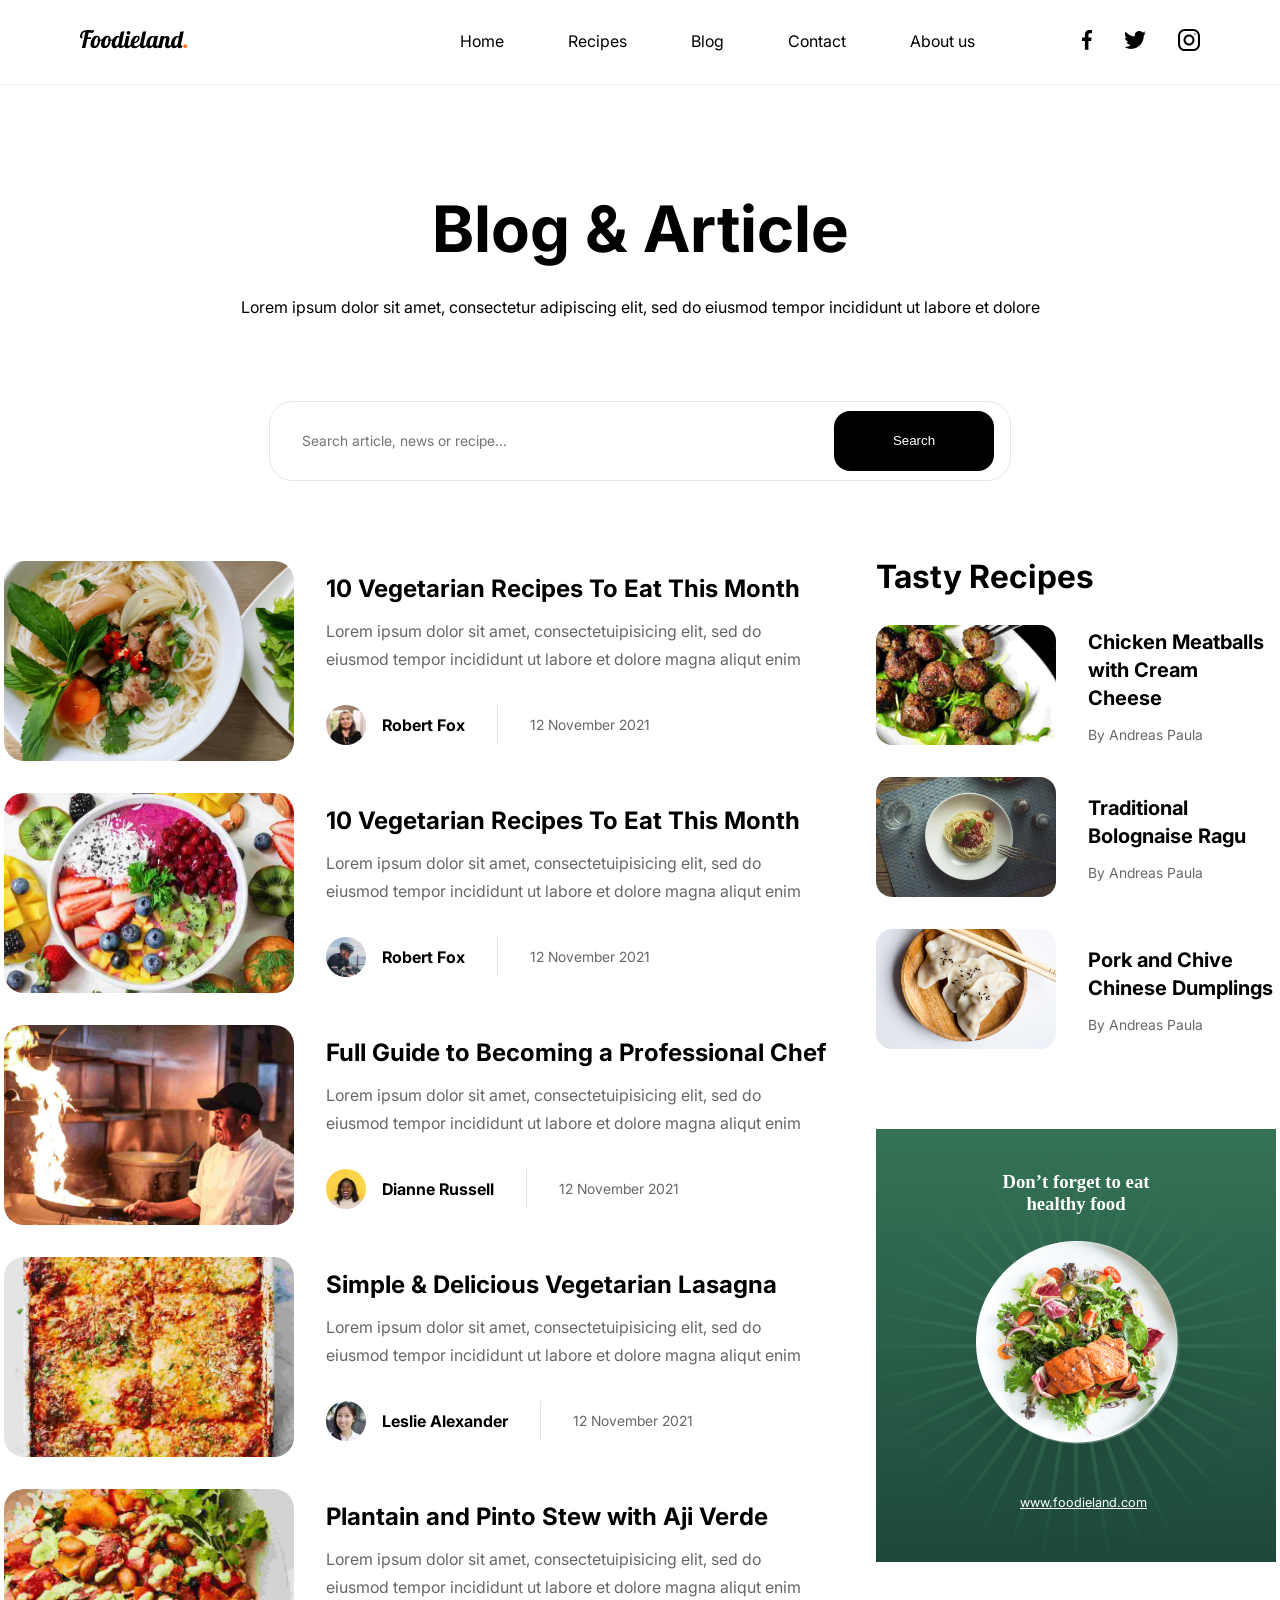
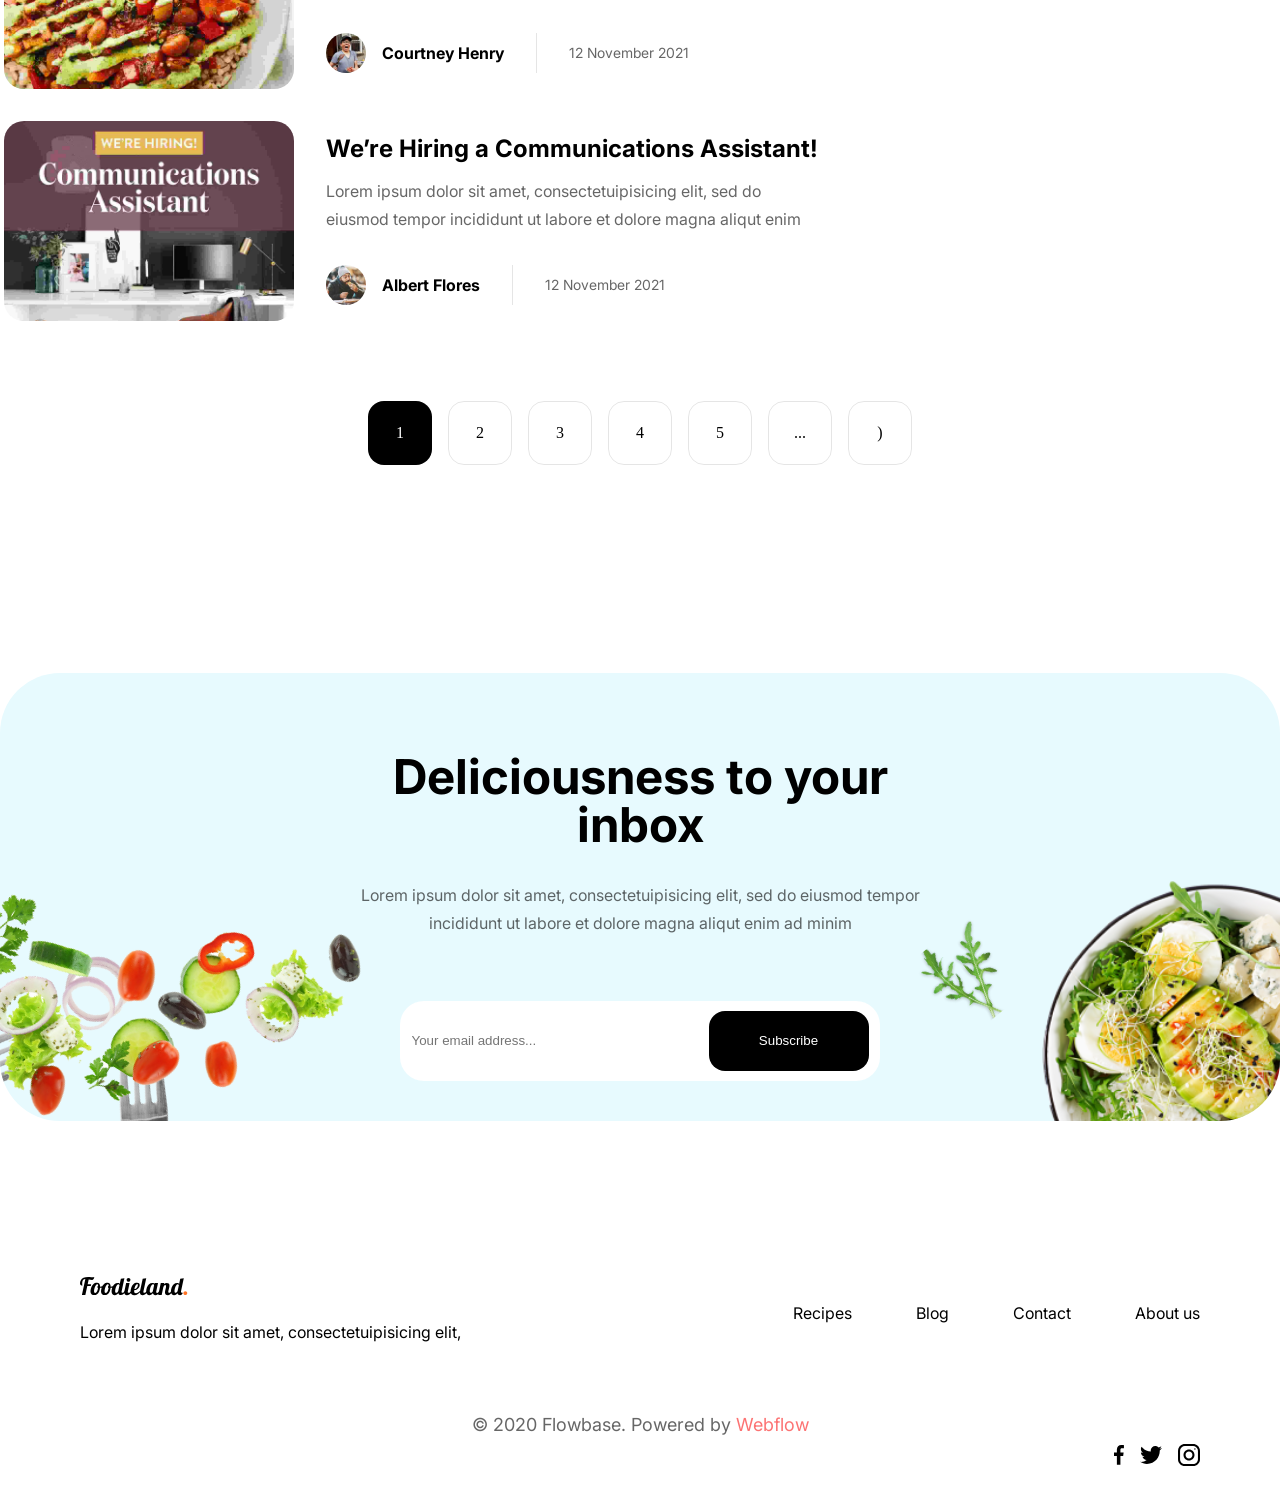
<file: bloglistpage/index.html>
<!doctype html>
<html lang="en">
  <head>
    <meta charset="UTF-8" />
    <meta name="viewport" content="width=device-width, initial-scale=1.0" />
    <title>bloglistpage</title>
    <link rel="stylesheet" href="./style.css" />
    <link rel="stylesheet" href="../global.css" />
  </head>
  <body>
    <div class="allpage">
      <svg style="display: none">
        <symbol viewBox="0 0 108 19" fill="none" id="foodiland">
          <path
            d="M5.35206 1.968C4.34406 2 3.56806 2.384 3.02406 3.12C2.49606 3.856 2.23206 5.128 2.23206 6.936C2.23206 7.528 2.28806 7.944 2.40006 8.184C2.51206 8.408 2.56806 8.536 2.56806 8.568C1.70406 8.568 1.05606 8.392 0.624058 8.04C0.208058 7.672 5.76302e-05 7.072 5.76302e-05 6.24C5.76302e-05 5.104 0.280058 4.072 0.840058 3.144C1.40006 2.2 2.28806 1.44 3.50406 0.863999C4.73606 0.287999 6.29606 -1.43051e-06 8.18406 -1.43051e-06C8.56806 -1.43051e-06 9.08006 0.0399985 9.72006 0.119998C10.8721 0.231999 11.6881 0.287999 12.1681 0.287999C13.0161 0.287999 13.7361 0.191999 14.3281 -1.43051e-06C14.2801 0.143999 14.1921 0.463999 14.0641 0.959999C13.9361 1.44 13.7041 1.856 13.3681 2.208C13.0481 2.544 12.6081 2.768 12.0481 2.88C11.1041 2.88 9.98406 2.728 8.68806 2.424L7.68006 7.2H11.1841L10.8001 8.976H7.29606L5.35206 18H1.89606L5.35206 1.968ZM14.3037 18.096C13.1197 18.096 12.1837 17.792 11.4957 17.184C10.8077 16.576 10.4637 15.616 10.4637 14.304C10.4637 13.216 10.6877 12.008 11.1357 10.68C11.5837 9.352 12.3037 8.208 13.2957 7.248C14.2877 6.272 15.5357 5.784 17.0397 5.784C19.0877 5.784 20.1117 7.064 20.1117 9.624V9.648C20.1597 9.664 20.2477 9.672 20.3757 9.672C20.9037 9.672 21.5117 9.536 22.1997 9.264C22.8877 8.976 23.5117 8.632 24.0717 8.232L24.2877 8.88C23.8237 9.376 23.2157 9.8 22.4637 10.152C21.7277 10.488 20.9197 10.728 20.0397 10.872C19.9117 12.328 19.5837 13.6 19.0557 14.688C18.5277 15.776 17.8477 16.616 17.0157 17.208C16.1837 17.8 15.2797 18.096 14.3037 18.096ZM15.2637 15.936C15.6477 15.936 16.0317 15.72 16.4157 15.288C16.7997 14.84 17.1357 14.24 17.4237 13.488C17.7117 12.72 17.9197 11.872 18.0477 10.944C17.6157 10.848 17.3997 10.512 17.3997 9.936C17.3997 9.28 17.6477 8.848 18.1437 8.64C18.1117 8.112 18.0317 7.752 17.9037 7.56C17.7757 7.352 17.5517 7.248 17.2317 7.248C16.7037 7.248 16.1917 7.632 15.6957 8.4C15.1997 9.168 14.7997 10.088 14.4957 11.16C14.1917 12.232 14.0397 13.176 14.0397 13.992C14.0397 14.76 14.1277 15.28 14.3037 15.552C14.4797 15.808 14.7997 15.936 15.2637 15.936ZM24.8506 18.096C23.6666 18.096 22.7306 17.792 22.0426 17.184C21.3546 16.576 21.0106 15.616 21.0106 14.304C21.0106 13.216 21.2346 12.008 21.6826 10.68C22.1306 9.352 22.8506 8.208 23.8426 7.248C24.8346 6.272 26.0826 5.784 27.5866 5.784C29.6346 5.784 30.6586 7.064 30.6586 9.624V9.648C30.7066 9.664 30.7946 9.672 30.9226 9.672C31.4506 9.672 32.0586 9.536 32.7466 9.264C33.4346 8.976 34.0586 8.632 34.6186 8.232L34.8346 8.88C34.3706 9.376 33.7626 9.8 33.0106 10.152C32.2746 10.488 31.4666 10.728 30.5866 10.872C30.4586 12.328 30.1306 13.6 29.6026 14.688C29.0746 15.776 28.3946 16.616 27.5626 17.208C26.7306 17.8 25.8266 18.096 24.8506 18.096ZM25.8106 15.936C26.1946 15.936 26.5786 15.72 26.9626 15.288C27.3466 14.84 27.6826 14.24 27.9706 13.488C28.2586 12.72 28.4666 11.872 28.5946 10.944C28.1626 10.848 27.9466 10.512 27.9466 9.936C27.9466 9.28 28.1946 8.848 28.6906 8.64C28.6586 8.112 28.5786 7.752 28.4506 7.56C28.3226 7.352 28.0986 7.248 27.7786 7.248C27.2506 7.248 26.7386 7.632 26.2426 8.4C25.7466 9.168 25.3466 10.088 25.0426 11.16C24.7386 12.232 24.5866 13.176 24.5866 13.992C24.5866 14.76 24.6746 15.28 24.8506 15.552C25.0266 15.808 25.3466 15.936 25.8106 15.936ZM34.7734 18.144C33.8614 18.144 33.1014 17.832 32.4934 17.208C31.8854 16.584 31.5814 15.608 31.5814 14.28C31.5814 13.096 31.8134 11.856 32.2774 10.56C32.7574 9.248 33.4614 8.144 34.3894 7.248C35.3334 6.336 36.4534 5.88 37.7494 5.88C38.4054 5.88 38.8934 5.992 39.2134 6.216C39.5334 6.44 39.6934 6.736 39.6934 7.104V7.2L40.8694 1.68L44.4214 1.2L41.6614 14.16C41.5974 14.4 41.5654 14.656 41.5654 14.928C41.5654 15.248 41.6374 15.48 41.7814 15.624C41.9414 15.752 42.1974 15.816 42.5494 15.816C42.9974 15.816 43.3814 15.624 43.7014 15.24C44.0374 14.856 44.3014 14.344 44.4934 13.704H45.5014C44.5254 16.568 42.9174 18 40.6774 18C40.0214 18 39.4854 17.824 39.0694 17.472C38.6694 17.12 38.4214 16.608 38.3254 15.936C37.9094 16.576 37.4054 17.104 36.8134 17.52C36.2374 17.936 35.5574 18.144 34.7734 18.144ZM36.3334 15.816C36.7174 15.816 37.1014 15.64 37.4854 15.288C37.8854 14.936 38.1574 14.448 38.3014 13.824V13.704L39.4774 8.208C39.3334 7.648 39.0054 7.368 38.4934 7.368C37.8534 7.368 37.2774 7.744 36.7654 8.496C36.2534 9.232 35.8534 10.128 35.5654 11.184C35.2774 12.224 35.1334 13.144 35.1334 13.944C35.1334 14.744 35.2454 15.256 35.4694 15.48C35.7094 15.704 35.9974 15.816 36.3334 15.816ZM48.5108 4.704C47.9828 4.704 47.5348 4.52 47.1668 4.152C46.7988 3.784 46.6148 3.336 46.6148 2.808C46.6148 2.28 46.7988 1.832 47.1668 1.464C47.5348 1.08 47.9828 0.887999 48.5108 0.887999C49.0388 0.887999 49.4868 1.08 49.8548 1.464C50.2388 1.832 50.4308 2.28 50.4308 2.808C50.4308 3.336 50.2388 3.784 49.8548 4.152C49.4868 4.52 49.0388 4.704 48.5108 4.704ZM46.8788 18.144C46.1108 18.144 45.4868 17.904 45.0068 17.424C44.5428 16.944 44.3108 16.224 44.3108 15.264C44.3108 14.864 44.3748 14.344 44.5028 13.704L46.1348 6H49.5908L47.8628 14.16C47.7988 14.4 47.7668 14.656 47.7668 14.928C47.7668 15.248 47.8388 15.48 47.9828 15.624C48.1428 15.752 48.3988 15.816 48.7508 15.816C49.2148 15.816 49.6468 15.624 50.0468 15.24C50.4468 14.84 50.7348 14.328 50.9108 13.704H51.9188C51.3268 15.432 50.5668 16.608 49.6388 17.232C48.7108 17.84 47.7908 18.144 46.8788 18.144ZM54.3332 18.144C53.1492 18.144 52.2292 17.84 51.5732 17.232C50.9172 16.608 50.5892 15.64 50.5892 14.328C50.5892 13.224 50.8052 12.008 51.2372 10.68C51.6692 9.352 52.3732 8.208 53.3492 7.248C54.3252 6.272 55.5652 5.784 57.0692 5.784C58.8292 5.784 59.7092 6.552 59.7092 8.088C59.7092 8.984 59.4532 9.808 58.9412 10.56C58.4292 11.312 57.7492 11.92 56.9012 12.384C56.0532 12.832 55.1492 13.088 54.1892 13.152C54.1572 13.632 54.1412 13.952 54.1412 14.112C54.1412 14.896 54.2772 15.432 54.5492 15.72C54.8212 15.992 55.2612 16.128 55.8692 16.128C56.7332 16.128 57.4692 15.928 58.0772 15.528C58.7012 15.128 59.3812 14.52 60.1172 13.704H60.9332C59.1572 16.664 56.9572 18.144 54.3332 18.144ZM54.3812 12C54.9732 11.968 55.5332 11.76 56.0612 11.376C56.6052 10.992 57.0372 10.504 57.3572 9.912C57.6932 9.32 57.8612 8.696 57.8612 8.04C57.8612 7.384 57.6612 7.056 57.2612 7.056C56.6852 7.056 56.1172 7.56 55.5572 8.568C55.0132 9.576 54.6212 10.72 54.3812 12ZM62.4882 18.144C61.7202 18.144 61.0962 17.904 60.6162 17.424C60.1522 16.944 59.9202 16.224 59.9202 15.264C59.9202 14.864 59.9842 14.344 60.1122 13.704L62.6802 1.68L66.2322 1.2L63.4722 14.16C63.4082 14.4 63.3762 14.656 63.3762 14.928C63.3762 15.248 63.4482 15.48 63.5922 15.624C63.7522 15.752 64.0082 15.816 64.3602 15.816C64.8242 15.816 65.2562 15.624 65.6562 15.24C66.0562 14.84 66.3442 14.328 66.5202 13.704H67.5282C66.9362 15.432 66.1762 16.608 65.2482 17.232C64.3202 17.84 63.4002 18.144 62.4882 18.144ZM69.3906 18.144C68.4786 18.144 67.7186 17.832 67.1106 17.208C66.5026 16.584 66.1986 15.608 66.1986 14.28C66.1986 13.096 66.4306 11.856 66.8946 10.56C67.3746 9.248 68.0786 8.144 69.0066 7.248C69.9506 6.336 71.0706 5.88 72.3666 5.88C73.0226 5.88 73.5106 5.992 73.8306 6.216C74.1506 6.44 74.3106 6.736 74.3106 7.104V7.272L74.5746 6H78.0306L76.3026 14.16C76.2386 14.4 76.2066 14.656 76.2066 14.928C76.2066 15.616 76.5346 15.96 77.1906 15.96C77.6386 15.96 78.0226 15.752 78.3426 15.336C78.6786 14.92 78.9426 14.376 79.1346 13.704H80.1426C79.5506 15.432 78.8146 16.608 77.9346 17.232C77.0706 17.84 76.1986 18.144 75.3186 18.144C74.6466 18.144 74.1026 17.96 73.6866 17.592C73.2866 17.208 73.0466 16.656 72.9666 15.936C72.5026 16.592 71.9826 17.128 71.4066 17.544C70.8466 17.944 70.1746 18.144 69.3906 18.144ZM70.9506 15.816C71.3506 15.816 71.7426 15.632 72.1266 15.264C72.5266 14.88 72.7986 14.36 72.9426 13.704L74.0946 8.28C74.0946 8.072 74.0146 7.872 73.8546 7.68C73.6946 7.472 73.4466 7.368 73.1106 7.368C72.4706 7.368 71.8946 7.744 71.3826 8.496C70.8706 9.232 70.4706 10.128 70.1826 11.184C69.8946 12.224 69.7506 13.144 69.7506 13.944C69.7506 14.744 69.8626 15.256 70.0866 15.48C70.3266 15.704 70.6146 15.816 70.9506 15.816ZM87.8074 18.144C86.8314 18.144 86.1114 17.888 85.6474 17.376C85.1994 16.848 84.9754 16.2 84.9754 15.432C84.9754 15.096 85.0154 14.72 85.0954 14.304C85.1754 13.872 85.2554 13.456 85.3354 13.056C85.4314 12.656 85.4954 12.4 85.5274 12.288C85.6554 11.728 85.7754 11.176 85.8874 10.632C85.9994 10.088 86.0554 9.648 86.0554 9.312C86.0554 8.496 85.7674 8.088 85.1914 8.088C84.7754 8.088 84.4074 8.296 84.0874 8.712C83.7674 9.112 83.5114 9.64 83.3194 10.296L81.6874 18H78.2314L80.7754 6H84.2314L83.9674 7.248C84.7674 6.352 85.7034 5.904 86.7754 5.904C87.5914 5.904 88.2394 6.128 88.7194 6.576C89.1994 7.024 89.4394 7.704 89.4394 8.616C89.4394 9.08 89.3834 9.6 89.2714 10.176C89.1594 10.736 88.9994 11.424 88.7914 12.24C88.6634 12.736 88.5434 13.224 88.4314 13.704C88.3354 14.168 88.2874 14.536 88.2874 14.808C88.2874 15.128 88.3594 15.376 88.5034 15.552C88.6474 15.728 88.8954 15.816 89.2474 15.816C89.7274 15.816 90.1114 15.648 90.3994 15.312C90.6874 14.96 90.9754 14.424 91.2634 13.704H92.2714C91.6794 15.464 90.9914 16.648 90.2074 17.256C89.4394 17.848 88.6394 18.144 87.8074 18.144ZM94.1406 18.144C93.2286 18.144 92.4686 17.832 91.8606 17.208C91.2526 16.584 90.9486 15.608 90.9486 14.28C90.9486 13.096 91.1806 11.856 91.6446 10.56C92.1246 9.248 92.8286 8.144 93.7566 7.248C94.7006 6.336 95.8206 5.88 97.1166 5.88C97.7726 5.88 98.2606 5.992 98.5806 6.216C98.9006 6.44 99.0606 6.736 99.0606 7.104V7.2L100.237 1.68L103.789 1.2L101.029 14.16C100.965 14.4 100.933 14.632 100.933 14.856C100.933 15.496 101.261 15.816 101.917 15.816C102.205 15.816 102.461 15.768 102.685 15.672C102.621 16.472 102.333 17.088 101.821 17.52C101.325 17.936 100.733 18.144 100.045 18.144C99.4046 18.144 98.8606 17.984 98.4126 17.664C97.9806 17.328 97.6926 16.824 97.5486 16.152C96.5886 17.48 95.4526 18.144 94.1406 18.144ZM95.7006 15.816C96.0526 15.816 96.4046 15.664 96.7566 15.36C97.1246 15.056 97.3966 14.632 97.5726 14.088L97.6686 13.704L98.8446 8.208C98.7006 7.648 98.3726 7.368 97.8606 7.368C97.2206 7.368 96.6446 7.744 96.1326 8.496C95.6206 9.232 95.2206 10.128 94.9326 11.184C94.6446 12.224 94.5006 13.144 94.5006 13.944C94.5006 14.744 94.6126 15.256 94.8366 15.48C95.0766 15.704 95.3646 15.816 95.7006 15.816Z"
            fill="black"
          />
          <path
            d="M105.315 18.096C104.787 18.096 104.339 17.912 103.971 17.544C103.603 17.176 103.419 16.728 103.419 16.2C103.419 15.672 103.603 15.224 103.971 14.856C104.339 14.472 104.787 14.28 105.315 14.28C105.843 14.28 106.291 14.472 106.659 14.856C107.043 15.224 107.235 15.672 107.235 16.2C107.235 16.728 107.043 17.176 106.659 17.544C106.291 17.912 105.843 18.096 105.315 18.096Z"
            fill="#FF7426"
          />
        </symbol>
      </svg>
      <header class="header">
        <svg style="visibility: hidden; position: absolute">
          <symbol id="sunburst-svg" viewBox="0 0 400 434">
            <path
              d="M200 -138L202.813 181.256L255.534 -133.629L208.37 182.136L309.701 -120.625L213.721 183.874L361.167 -99.3073L218.734 186.429L408.664 -70.201L223.286 189.736L451.023 -34.0229L227.264 193.714L487.201 8.33624L230.571 198.266L516.307 55.8334L233.126 203.279L537.625 107.299L234.864 208.63L550.629 161.466L235.744 214.187L555 217L235.744 219.813L550.629 272.534L234.864 225.37L537.625 326.701L233.126 230.721L516.307 378.167L230.571 235.734L487.201 425.664L227.264 240.286L451.023 468.023L223.286 244.264L408.664 504.201L218.734 247.571L361.167 533.307L213.721 250.126L309.701 554.625L208.37 251.864L255.534 567.629L202.813 252.744L200 572L197.187 252.744L144.466 567.629L191.63 251.864L90.299 554.625L186.279 250.126L38.8334 533.307L181.266 247.571L-8.66376 504.201L176.714 244.264L-51.0229 468.023L172.736 240.286L-87.201 425.664L169.429 235.734L-116.307 378.167L166.874 230.721L-137.625 326.701L165.136 225.37L-150.629 272.534L164.256 219.813L-155 217L164.256 214.187L-150.629 161.466L165.136 208.63L-137.625 107.299L166.874 203.279L-116.307 55.8334L169.429 198.266L-87.201 8.33624L172.736 193.714L-51.0229 -34.0229L176.714 189.736L-8.66376 -70.201L181.266 186.429L38.8334 -99.3073L186.279 183.874L90.299 -120.625L191.63 182.136L144.466 -133.629L197.187 181.256L200 -138Z"
              fill="url(#paint0_radial_101_1214)"
            />
            <defs>
              <radialGradient
                id="paint0_radial_101_1214"
                cx="0"
                cy="0"
                r="1"
                gradientUnits="userSpaceOnUse"
                gradientTransform="translate(200 217) rotate(90) scale(215.5)"
              >
                <stop stop-color="#3A795B" />
                <stop offset="1" stop-color="#3A795B" stop-opacity="0" />
              </radialGradient>
            </defs>
          </symbol>
        </svg>

        <div class="foodiland">
          <svg width="108" height="19">
            <use href="#foodiland"></use>
          </svg>
        </div>
        <div class="hamburger-btn" id="hamburger-btn">
          <svg
            width="30"
            height="30"
            viewBox="0 0 24 24"
            style="color: #000000"
          >
            <use href="../icons.svg#hamburger-svg"></use>
          </svg>
        </div>

        <div class="headericonn" id="mobile-menu">
          <nav class="item header-item">
            <ul>
              <li><a href="../homepage/index.html">Home</a></li>
              <li><a href="../recipedetails/index.html">Recipes</a></li>
              <li><a href="../bloglistpage/index.html">Blog</a></li>
              <li><a href="../contactus/index.html">Contact</a></li>
              <li><a href="#">About us</a></li>
            </ul>
          </nav>

          <div class="social-icon">
            <a href="#"
              ><img
                class="facebook"
                src="../assest/image/001-facebook.svg"
                alt="Facebook"
            /></a>
            <a href="#"
              ><img
                class="twitter"
                src="../assest/image/003-twitter.svg"
                alt="Twitter"
            /></a>
            <a href="#"
              ><img
                class="instagram"
                src="../assest/image/004-instagram.svg"
                alt="Instagram"
            /></a>
          </div>
        </div>
      </header>

      <main class="blog">
        <header class="blog-main">
          <h1 class="blog-header">Blog & Article</h1>
          <p class="blog-tex">
            Lorem ipsum dolor sit amet, consectetur adipiscing elit, sed do
            eiusmod tempor incididunt ut labore et dolore
          </p>
        </header>
        <form class="blog-search">
          <input
            type="text"
            placeholder="Search article, news or recipe..."
            class="tex-input"
          />
          <button class="click-button black-icon">Search</button>
        </form>
        <section class="blog-grid">
          <div class="blog-gridleft">
            <article class="blog-gridleft-item recipe-card">
              <img
                class="blog-gridleft-image"
                src="../assest/image/ramonsoup.png"
                alt="Vegetarian Recipes"
              />
              <div class="blog-detail">
                <div class="blog-detailtop">
                  <h2 class="blog-detail-header">
                    10 Vegetarian Recipes To Eat This Month
                  </h2>
                  <p class="blog-detail-tex">
                    Lorem ipsum dolor sit amet, consectetuipisicing elit, sed do
                    eiusmod tempor incididunt ut labore et dolore magna aliqut
                    enim
                  </p>
                </div>
                <div class="blog-detailbotton">
                  <figure class="blog-figure">
                    <img
                      src="../assest/avatar/WadeWarren.jpg"
                      alt="RobertFox"
                      class="blog-figureavatar"
                    />
                    <figcaption class="blog-figcaption">Robert Fox</figcaption>
                  </figure>
                  <time datetime="2021-11-12" class="blogdate border-left"
                    >12 November 2021</time
                  >
                </div>
              </div>
            </article>
            <article class="blog-gridleft-item recipe-card">
              <img
                class="blog-gridleft-image"
                src="../assest/image/fruitysalad.jpg"
                alt="Vegetarian Recipes"
              />
              <div class="blog-detail">
                <div class="blog-detailtop">
                  <h2 class="blog-detail-header">
                    10 Vegetarian Recipes To Eat This Month
                  </h2>
                  <p class="blog-detail-tex">
                    Lorem ipsum dolor sit amet, consectetuipisicing elit, sed do
                    eiusmod tempor incididunt ut labore et dolore magna aliqut
                    enim
                  </p>
                </div>
                <div class="blog-detailbotton">
                  <figure class="blog-figure">
                    <img
                      src="../assest/avatar/RobertFox.jpg"
                      alt="RobertFox"
                      class="blog-figureavatar"
                    />
                    <figcaption class="blog-figcaption">Robert Fox</figcaption>
                  </figure>
                  <time datetime="2021-11-12" class="blogdate border-left"
                    >12 November 2021</time
                  >
                </div>
              </div>
            </article>
            <article class="blog-gridleft-item recipe-card">
              <img
                class="blog-gridleft-image"
                src="../assest/image/perofssenalshef.jpg"
                alt="perofssenalshef picture"
              />
              <div class="blog-detail">
                <div class="blog-detailtop">
                  <h2 class="blog-detail-header">
                    Full Guide to Becoming a Professional Chef
                  </h2>
                  <p class="blog-detail-tex">
                    Lorem ipsum dolor sit amet, consectetuipisicing elit, sed do
                    eiusmod tempor incididunt ut labore et dolore magna aliqut
                    enim
                  </p>
                </div>
                <div class="blog-detailbotton">
                  <figure class="blog-figure">
                    <img
                      src="../assest/avatar/DianneRussell.jpg"
                      alt="RobertFox"
                      class="blog-figureavatar"
                    />
                    <figcaption class="blog-figcaption">
                      Dianne Russell
                    </figcaption>
                  </figure>
                  <time datetime="2021-11-12" class="blogdate border-left"
                    >12 November 2021</time
                  >
                </div>
              </div>
            </article>
            <article class="blog-gridleft-item recipe-card">
              <img
                class="blog-gridleft-image"
                src="../assest/image/lasagana.jpg"
                alt="Vegetarian Lasagna"
              />
              <div class="blog-detail">
                <div class="blog-detailtop">
                  <h2 class="blog-detail-header">
                    Simple & Delicious Vegetarian Lasagna
                  </h2>
                  <p class="blog-detail-tex">
                    Lorem ipsum dolor sit amet, consectetuipisicing elit, sed do
                    eiusmod tempor incididunt ut labore et dolore magna aliqut
                    enim
                  </p>
                </div>
                <div class="blog-detailbotton">
                  <figure class="blog-figure">
                    <img
                      src="../assest/avatar/LeslieAlexander.jpg"
                      alt="RobertFox"
                      class="blog-figureavatar"
                    />
                    <figcaption class="blog-figcaption">
                      Leslie Alexander
                    </figcaption>
                  </figure>
                  <time datetime="2021-11-12" class="blogdate border-left"
                    >12 November 2021</time
                  >
                </div>
              </div>
            </article>
            <article class="blog-gridleft-item recipe-card">
              <img
                class="blog-gridleft-image"
                src="../assest/image/plantain.jpg"
                alt="Plantain and Pinto"
              />
              <div class="blog-detail">
                <div class="blog-detailtop">
                  <h2 class="blog-detail-header">
                    Plantain and Pinto Stew with Aji Verde
                  </h2>
                  <p class="blog-detail-tex">
                    Lorem ipsum dolor sit amet, consectetuipisicing elit, sed do
                    eiusmod tempor incididunt ut labore et dolore magna aliqut
                    enim
                  </p>
                </div>
                <div class="blog-detailbotton">
                  <figure class="blog-figure">
                    <img
                      src="../assest/avatar/CourtneyHenry.jpg"
                      alt="RobertFox"
                      class="blog-figureavatar"
                    />
                    <figcaption class="blog-figcaption">
                      Courtney Henry
                    </figcaption>
                  </figure>
                  <time datetime="2021-11-12" class="blogdate border-left"
                    >12 November 2021</time
                  >
                </div>
              </div>
            </article>
            <article class="blog-gridleft-item">
              <img
                class="blog-gridleft-image"
                src="../assest/image/communicationassistant.jpg"
                alt="communication assistant"
              />
              <div class="blog-detail">
                <div class="blog-detailtop">
                  <h2 class="blog-detail-header">
                    We’re Hiring a Communications Assistant!
                  </h2>
                  <p class="blog-detail-tex">
                    Lorem ipsum dolor sit amet, consectetuipisicing elit, sed do
                    eiusmod tempor incididunt ut labore et dolore magna aliqut
                    enim
                  </p>
                </div>
                <div class="blog-detailbotton">
                  <figure class="blog-figure">
                    <img
                      src="../assest/avatar/AlbertFlores.jpg"
                      alt="RobertFox"
                      class="blog-figureavatar"
                    />
                    <figcaption class="blog-figcaption">
                      Albert Flores
                    </figcaption>
                  </figure>
                  <time datetime="2021-11-12" class="blogdate border-left"
                    >12 November 2021</time
                  >
                </div>
              </div>
            </article>
          </div>
          <aside class="blog-gridright">
            <section class="blog-gridright-item">
              <h2 class="tastyrecipes-header">Tasty Recipes</h2>
              <article class="tastyrecipes-item recipe-card">
                <img
                  src="../assest/image/meatball.jpg"
                  alt="meatball"
                  class="tastyrecipes-image"
                />
                <div class="tastyrecipes-discription">
                  <h3 class="discription-header">
                    Chicken Meatballs with Cream Cheese
                  </h3>
                  <p class="tastyrecipes-tex">By Andreas Paula</p>
                </div>
              </article>
              <article class="tastyrecipes-item recipe-card">
                <img
                  src="../assest/image/chickenpasta.jpg"
                  alt="chickenpasta"
                  class="tastyrecipes-image"
                />
                <div class="tastyrecipes-discription">
                  <h3 class="discription-header">
                    Traditional Bolognaise Ragu
                  </h3>
                  <p class="tastyrecipes-tex">By Andreas Paula</p>
                </div>
              </article>
              <article class="tastyrecipes-item recipe-card">
                <img
                  src="../assest/image/duplings.png"
                  alt="duplings"
                  class="tastyrecipes-image"
                />
                <div class="tastyrecipes-discription">
                  <h3 class="discription-header">
                    Pork and Chive Chinese Dumplings
                  </h3>
                  <p class="tastyrecipes-tex">By Andreas Paula</p>
                </div>
              </article>
            </section>
            <aside class="ads">
              <h3 class="ads-text text-color-white">
                Don’t forget to eat healthy food
              </h3>
              <div class="ads-img-wrapper">
                <img src="../assest/image/ads.png" alt="salad" />
              </div>
              <div class="sunburst-svg">
                <svg viewBox="0 0 400 434">
                  <use href="#sunburst-svg"></use>
                </svg>
              </div>
              <a class="ads-link text-color-white" href="www.foodieland.com"
                >www.foodieland.com</a
              >
            </aside>
          </aside>
        </section>
        <nav>
          <ul class="nextpage-list">
            <li class="nextpage-number">1</li>
            <li class="nextpage-number">2</li>
            <li class="nextpage-number">3</li>
            <li class="nextpage-number">4</li>
            <li class="nextpage-number">5</li>
            <li class="nextpage-number">...</li>
            <li class="nextpage-number">
              <span aria-hidden="true">)</span>
            </li>
          </ul>
        </nav>
        <section class="inbox-section blue-background">
          <div class="inbox-main">
            <header class="inbox-topheader">
              <h2 class="inbox-header">Deliciousness to your inbox</h2>
              <div class="inbox-tex text-color-grey">
                <p>
                  Lorem ipsum dolor sit amet, consectetuipisicing elit, sed do
                  eiusmod tempor incididunt ut labore et dolore magna aliqut
                  enim ad minim
                </p>
              </div>
            </header>
            <form class="input-container">
              <input
                type="email"
                placeholder="Your email address..."
                class="email-input"
              />
              <button class="click-button black-icon">Subscribe</button>
            </form>
          </div>
          <div class="inbox-item">
            <img
              src="../assest/image/inbox-salad.png"
              alt="Salad image"
              class="inbox-salad"
            />
            <div>
              <img
                src="../assest/image/racola-inbox.png"
                alt="racola"
                class="racola-inbox"
              />
              <img
                src="../assest/image/cucumber-inboxx.png"
                alt="cucumber"
                class="cucumber-inbox"
              />
            </div>
          </div>
        </section>
      </main>

      <footer class="footer-wrapper">
        <div class="footer-main">
          <div class="footer-main-left">
            <div class="foodiland">
              <svg width="108" height="19">
                <use href="#foodiland"></use>
              </svg>
            </div>
            <p class="footer-subtex">
              Lorem ipsum dolor sit amet, consectetuipisicing elit,
            </p>
          </div>
          <nav class="item footer-item">
            <ul>
              <li><a href="../recipedetails/index.html">Recipes</a></li>
              <li><a href="../bloglistpage/index.html">Blog</a></li>
              <li><a href="../contactus/index.html">Contact</a></li>
              <li><a href="#">About us</a></li>
            </ul>
          </nav>
        </div>
        <div class="footer-social">
          <p class="footer-social-center">
            <span class="Flowbase">© 2020 Flowbase. Powered by</span>
            <span class="Webflow">Webflow</span>
          </p>
          <div class="footer-social-right social-icon">
            <a href="#"
              ><img
                class="facebook"
                src="../assest/image/001-facebook.svg"
                alt="Facebook"
            /></a>
            <a href="#"
              ><img
                class="twitter"
                src="../assest/image/003-twitter.svg"
                alt="Twitter"
            /></a>
            <a href="#"
              ><img
                class="instagram"
                src="../assest/image/004-instagram.svg"
                alt="Instagram"
            /></a>
          </div>
        </div>
      </footer>
      <script src="../global.js"></script>
      <script src="./script.js"></script>
    </div>
  </body>
</html>
</file>
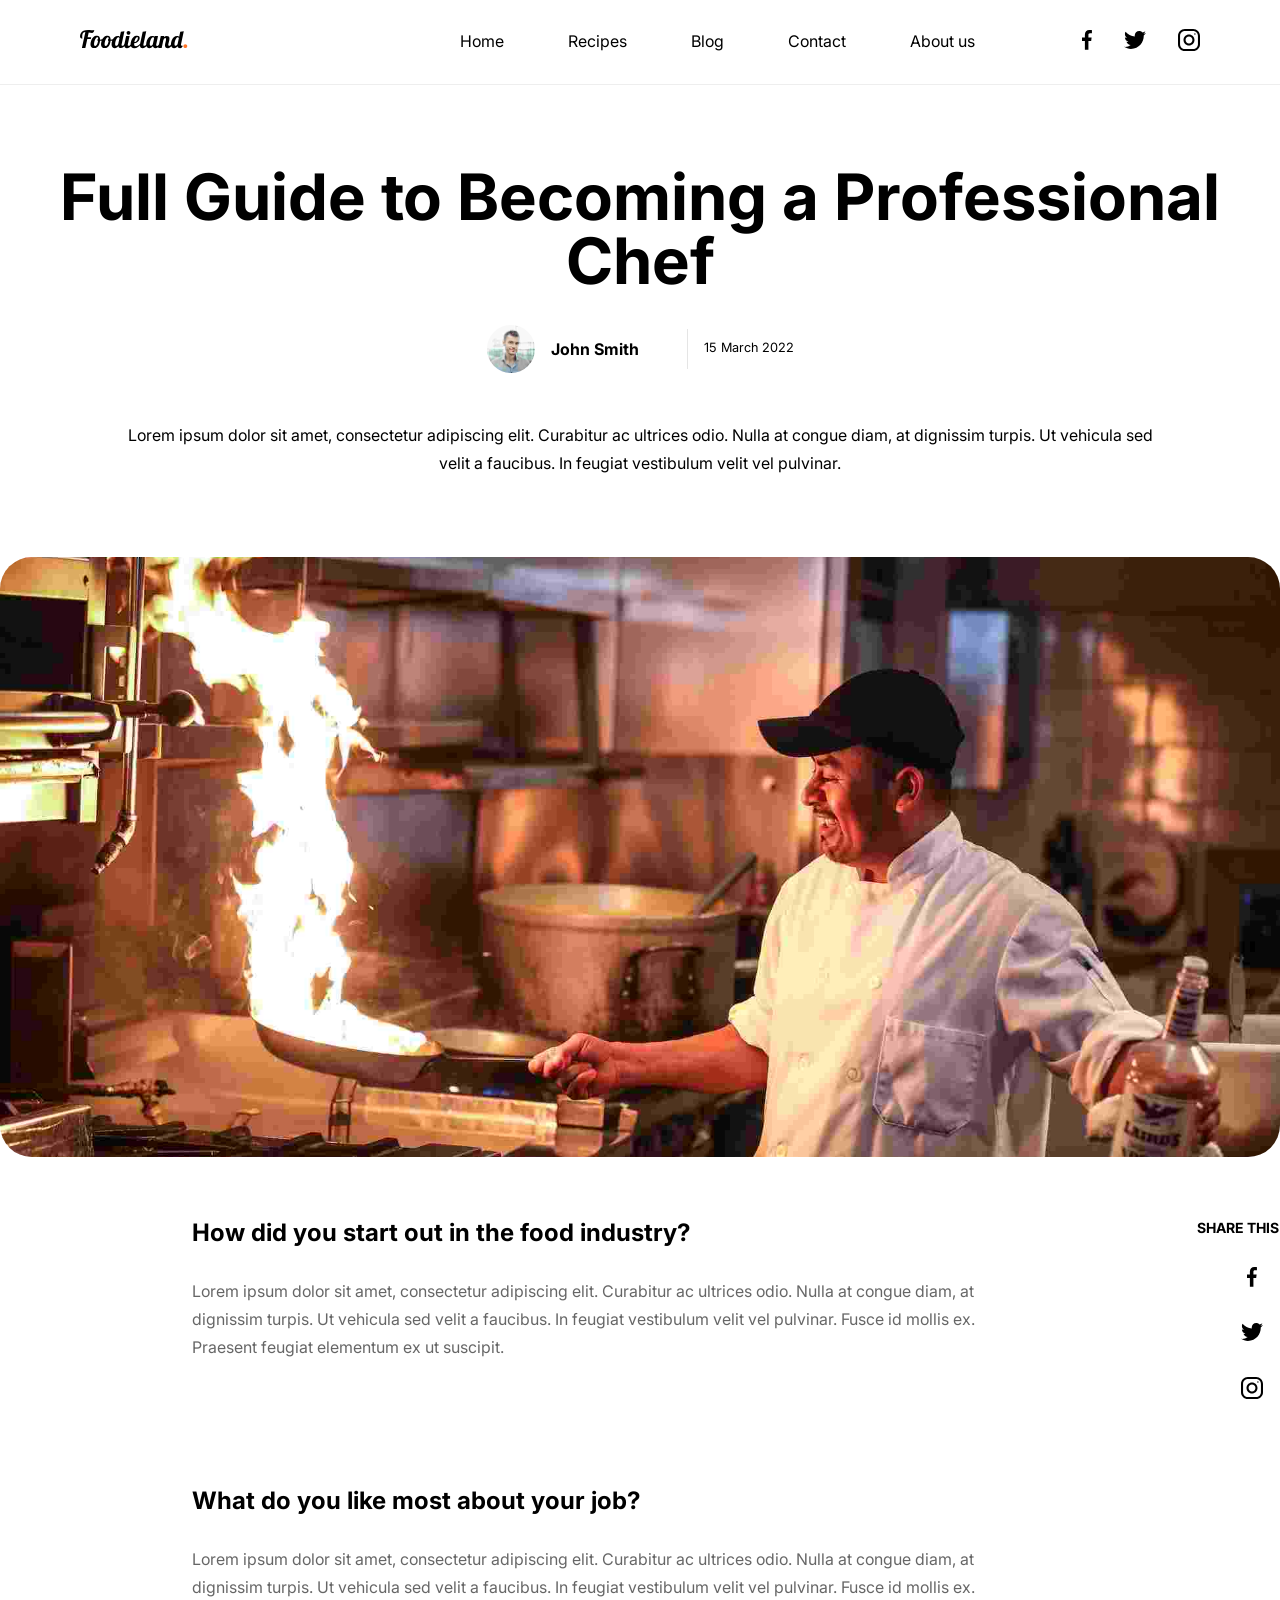
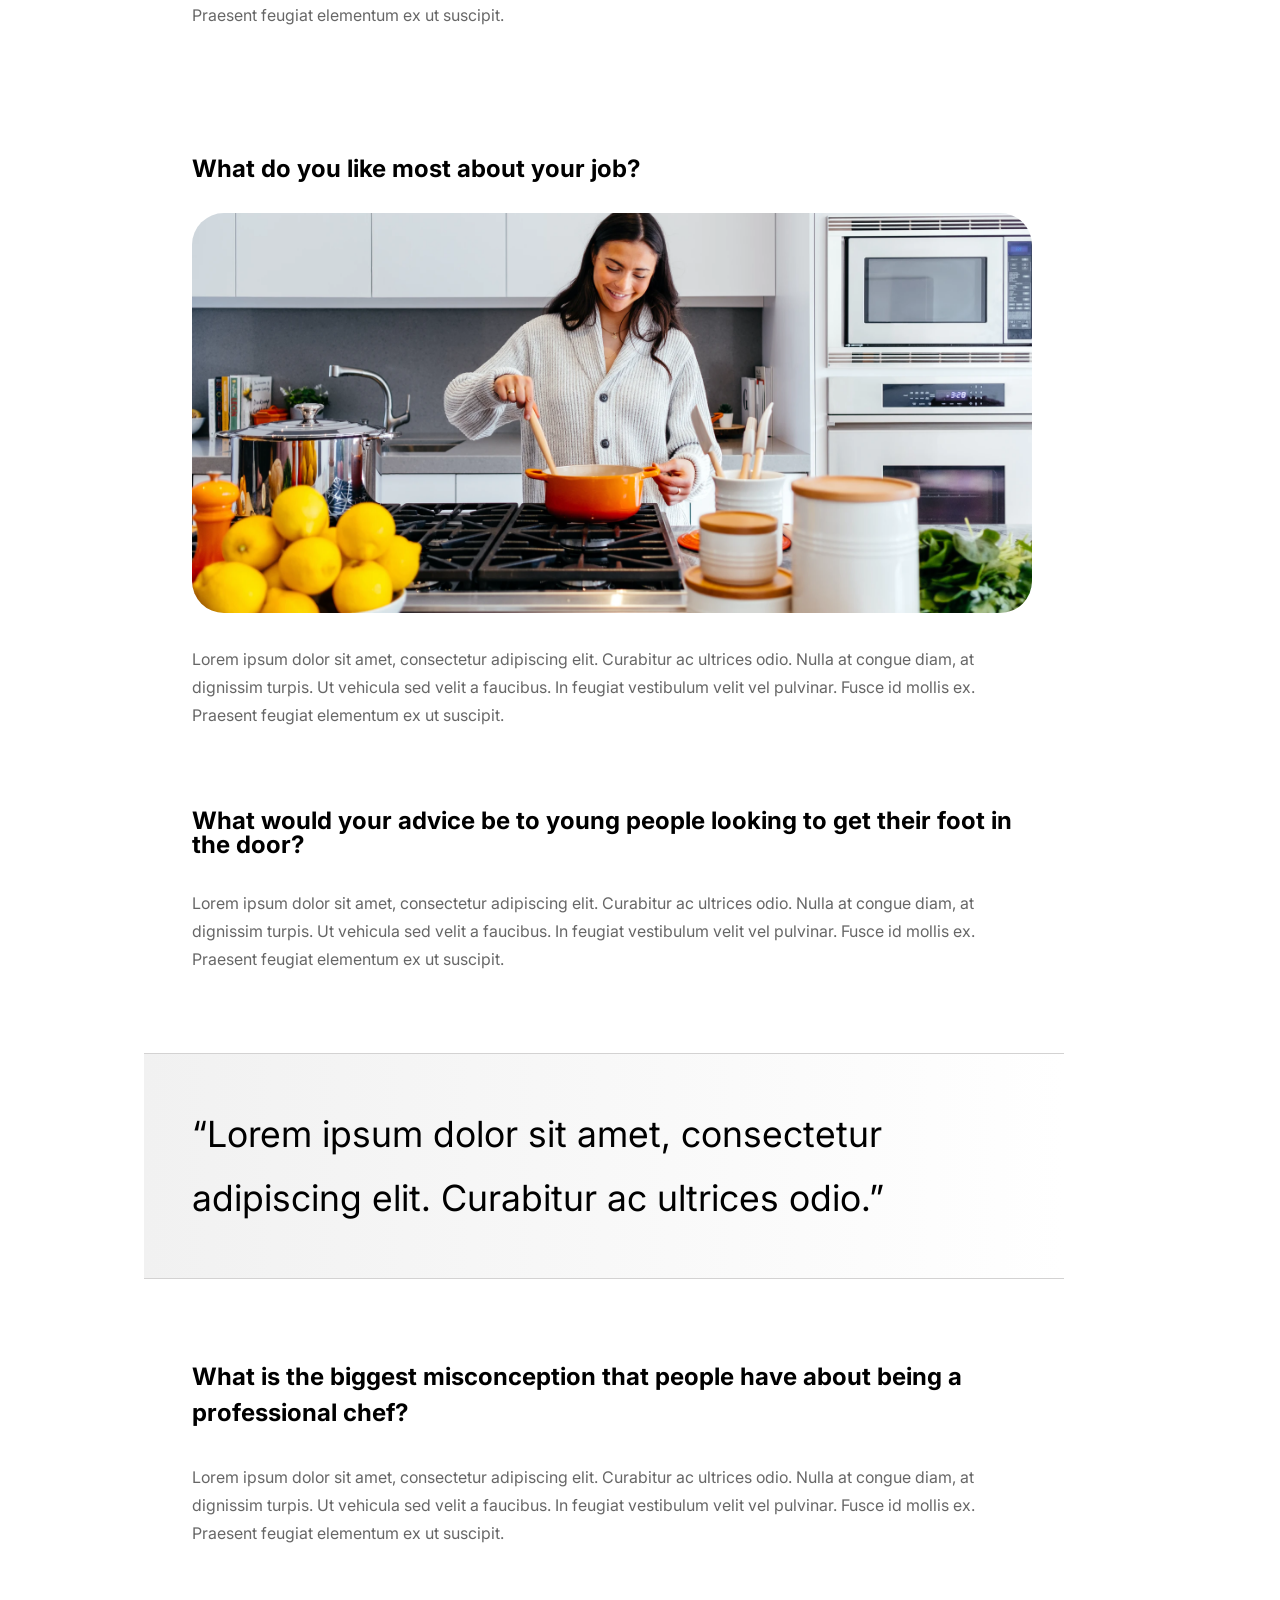
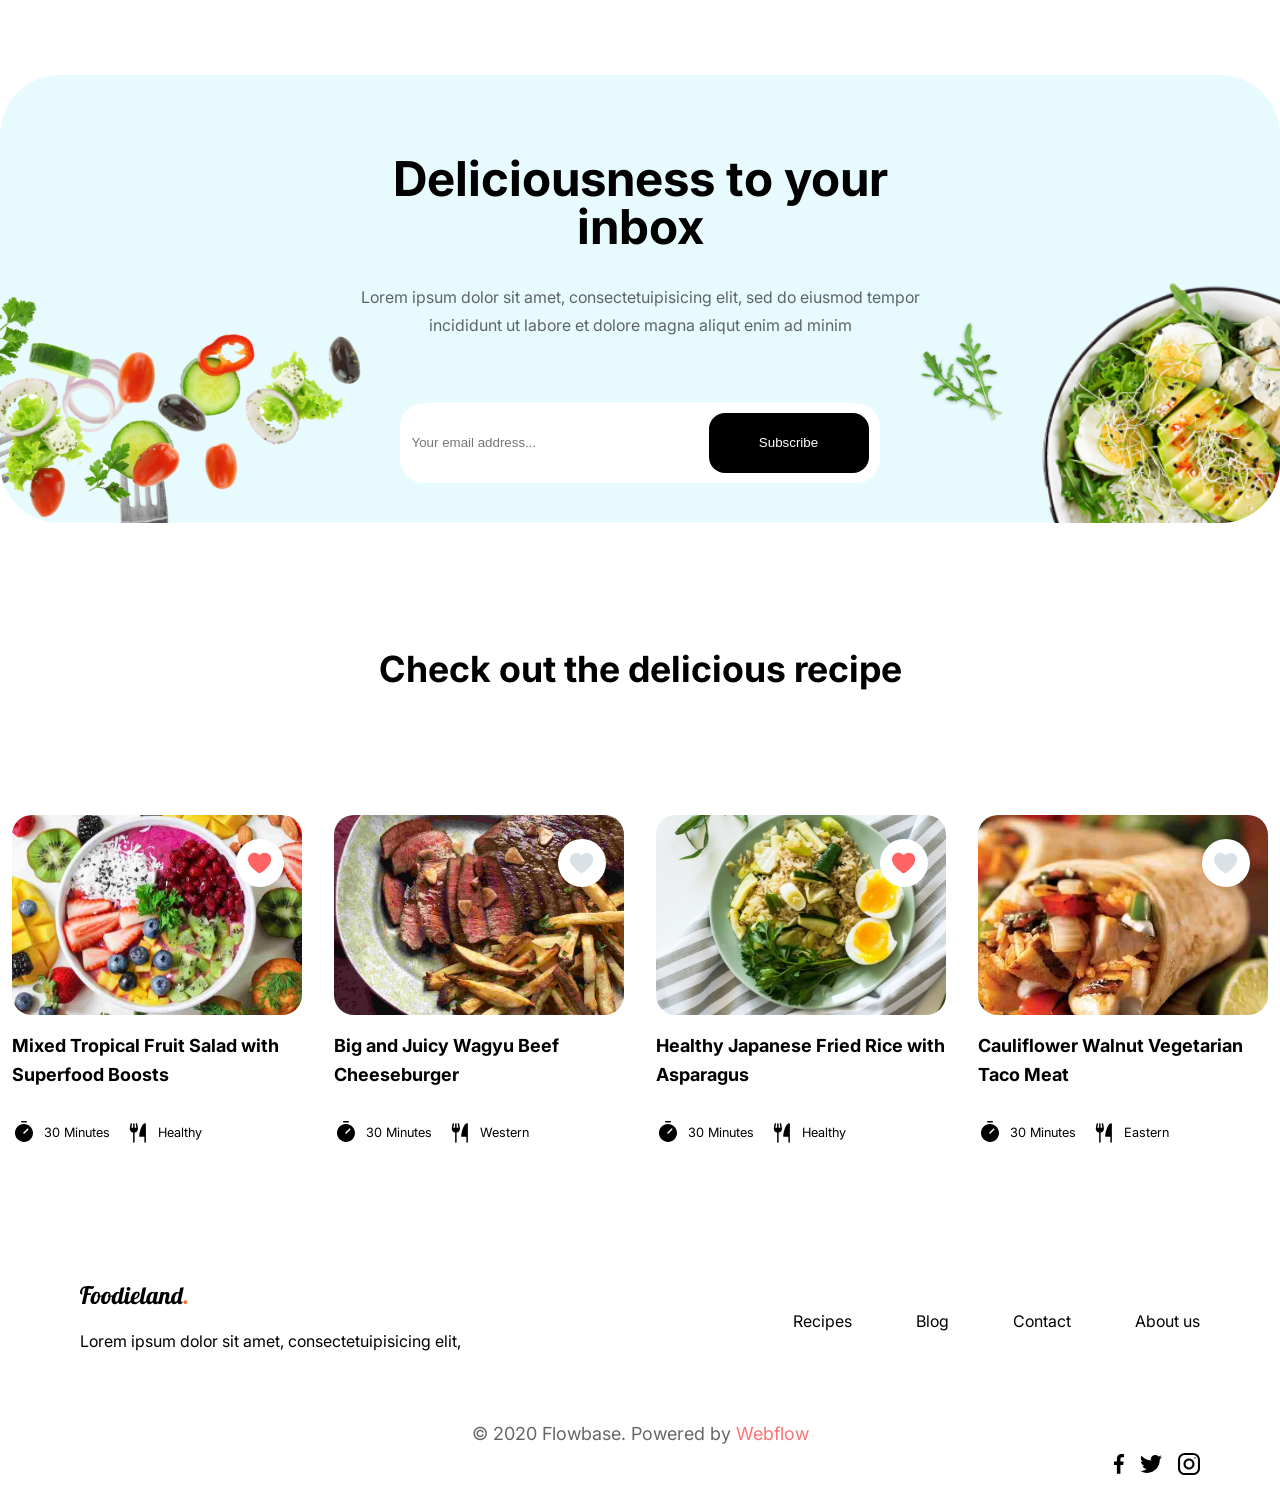
<file: blogpostpage/index.html>
<!doctype html>
<html lang="en">
  <head>
    <meta charset="UTF-8" />
    <meta name="viewport" content="width=device-width, initial-scale=1.0" />
    <title>blogpostpage</title>
    <link rel="stylesheet" href="./style.css" />
    <link rel="stylesheet" href="../global.css" />
  </head>
  <body>
    <div class="allpage">
      <svg style="display: none">
        <symbol viewBox="0 0 108 19" fill="none" id="foodiland">
          <path
            d="M5.35206 1.968C4.34406 2 3.56806 2.384 3.02406 3.12C2.49606 3.856 2.23206 5.128 2.23206 6.936C2.23206 7.528 2.28806 7.944 2.40006 8.184C2.51206 8.408 2.56806 8.536 2.56806 8.568C1.70406 8.568 1.05606 8.392 0.624058 8.04C0.208058 7.672 5.76302e-05 7.072 5.76302e-05 6.24C5.76302e-05 5.104 0.280058 4.072 0.840058 3.144C1.40006 2.2 2.28806 1.44 3.50406 0.863999C4.73606 0.287999 6.29606 -1.43051e-06 8.18406 -1.43051e-06C8.56806 -1.43051e-06 9.08006 0.0399985 9.72006 0.119998C10.8721 0.231999 11.6881 0.287999 12.1681 0.287999C13.0161 0.287999 13.7361 0.191999 14.3281 -1.43051e-06C14.2801 0.143999 14.1921 0.463999 14.0641 0.959999C13.9361 1.44 13.7041 1.856 13.3681 2.208C13.0481 2.544 12.6081 2.768 12.0481 2.88C11.1041 2.88 9.98406 2.728 8.68806 2.424L7.68006 7.2H11.1841L10.8001 8.976H7.29606L5.35206 18H1.89606L5.35206 1.968ZM14.3037 18.096C13.1197 18.096 12.1837 17.792 11.4957 17.184C10.8077 16.576 10.4637 15.616 10.4637 14.304C10.4637 13.216 10.6877 12.008 11.1357 10.68C11.5837 9.352 12.3037 8.208 13.2957 7.248C14.2877 6.272 15.5357 5.784 17.0397 5.784C19.0877 5.784 20.1117 7.064 20.1117 9.624V9.648C20.1597 9.664 20.2477 9.672 20.3757 9.672C20.9037 9.672 21.5117 9.536 22.1997 9.264C22.8877 8.976 23.5117 8.632 24.0717 8.232L24.2877 8.88C23.8237 9.376 23.2157 9.8 22.4637 10.152C21.7277 10.488 20.9197 10.728 20.0397 10.872C19.9117 12.328 19.5837 13.6 19.0557 14.688C18.5277 15.776 17.8477 16.616 17.0157 17.208C16.1837 17.8 15.2797 18.096 14.3037 18.096ZM15.2637 15.936C15.6477 15.936 16.0317 15.72 16.4157 15.288C16.7997 14.84 17.1357 14.24 17.4237 13.488C17.7117 12.72 17.9197 11.872 18.0477 10.944C17.6157 10.848 17.3997 10.512 17.3997 9.936C17.3997 9.28 17.6477 8.848 18.1437 8.64C18.1117 8.112 18.0317 7.752 17.9037 7.56C17.7757 7.352 17.5517 7.248 17.2317 7.248C16.7037 7.248 16.1917 7.632 15.6957 8.4C15.1997 9.168 14.7997 10.088 14.4957 11.16C14.1917 12.232 14.0397 13.176 14.0397 13.992C14.0397 14.76 14.1277 15.28 14.3037 15.552C14.4797 15.808 14.7997 15.936 15.2637 15.936ZM24.8506 18.096C23.6666 18.096 22.7306 17.792 22.0426 17.184C21.3546 16.576 21.0106 15.616 21.0106 14.304C21.0106 13.216 21.2346 12.008 21.6826 10.68C22.1306 9.352 22.8506 8.208 23.8426 7.248C24.8346 6.272 26.0826 5.784 27.5866 5.784C29.6346 5.784 30.6586 7.064 30.6586 9.624V9.648C30.7066 9.664 30.7946 9.672 30.9226 9.672C31.4506 9.672 32.0586 9.536 32.7466 9.264C33.4346 8.976 34.0586 8.632 34.6186 8.232L34.8346 8.88C34.3706 9.376 33.7626 9.8 33.0106 10.152C32.2746 10.488 31.4666 10.728 30.5866 10.872C30.4586 12.328 30.1306 13.6 29.6026 14.688C29.0746 15.776 28.3946 16.616 27.5626 17.208C26.7306 17.8 25.8266 18.096 24.8506 18.096ZM25.8106 15.936C26.1946 15.936 26.5786 15.72 26.9626 15.288C27.3466 14.84 27.6826 14.24 27.9706 13.488C28.2586 12.72 28.4666 11.872 28.5946 10.944C28.1626 10.848 27.9466 10.512 27.9466 9.936C27.9466 9.28 28.1946 8.848 28.6906 8.64C28.6586 8.112 28.5786 7.752 28.4506 7.56C28.3226 7.352 28.0986 7.248 27.7786 7.248C27.2506 7.248 26.7386 7.632 26.2426 8.4C25.7466 9.168 25.3466 10.088 25.0426 11.16C24.7386 12.232 24.5866 13.176 24.5866 13.992C24.5866 14.76 24.6746 15.28 24.8506 15.552C25.0266 15.808 25.3466 15.936 25.8106 15.936ZM34.7734 18.144C33.8614 18.144 33.1014 17.832 32.4934 17.208C31.8854 16.584 31.5814 15.608 31.5814 14.28C31.5814 13.096 31.8134 11.856 32.2774 10.56C32.7574 9.248 33.4614 8.144 34.3894 7.248C35.3334 6.336 36.4534 5.88 37.7494 5.88C38.4054 5.88 38.8934 5.992 39.2134 6.216C39.5334 6.44 39.6934 6.736 39.6934 7.104V7.2L40.8694 1.68L44.4214 1.2L41.6614 14.16C41.5974 14.4 41.5654 14.656 41.5654 14.928C41.5654 15.248 41.6374 15.48 41.7814 15.624C41.9414 15.752 42.1974 15.816 42.5494 15.816C42.9974 15.816 43.3814 15.624 43.7014 15.24C44.0374 14.856 44.3014 14.344 44.4934 13.704H45.5014C44.5254 16.568 42.9174 18 40.6774 18C40.0214 18 39.4854 17.824 39.0694 17.472C38.6694 17.12 38.4214 16.608 38.3254 15.936C37.9094 16.576 37.4054 17.104 36.8134 17.52C36.2374 17.936 35.5574 18.144 34.7734 18.144ZM36.3334 15.816C36.7174 15.816 37.1014 15.64 37.4854 15.288C37.8854 14.936 38.1574 14.448 38.3014 13.824V13.704L39.4774 8.208C39.3334 7.648 39.0054 7.368 38.4934 7.368C37.8534 7.368 37.2774 7.744 36.7654 8.496C36.2534 9.232 35.8534 10.128 35.5654 11.184C35.2774 12.224 35.1334 13.144 35.1334 13.944C35.1334 14.744 35.2454 15.256 35.4694 15.48C35.7094 15.704 35.9974 15.816 36.3334 15.816ZM48.5108 4.704C47.9828 4.704 47.5348 4.52 47.1668 4.152C46.7988 3.784 46.6148 3.336 46.6148 2.808C46.6148 2.28 46.7988 1.832 47.1668 1.464C47.5348 1.08 47.9828 0.887999 48.5108 0.887999C49.0388 0.887999 49.4868 1.08 49.8548 1.464C50.2388 1.832 50.4308 2.28 50.4308 2.808C50.4308 3.336 50.2388 3.784 49.8548 4.152C49.4868 4.52 49.0388 4.704 48.5108 4.704ZM46.8788 18.144C46.1108 18.144 45.4868 17.904 45.0068 17.424C44.5428 16.944 44.3108 16.224 44.3108 15.264C44.3108 14.864 44.3748 14.344 44.5028 13.704L46.1348 6H49.5908L47.8628 14.16C47.7988 14.4 47.7668 14.656 47.7668 14.928C47.7668 15.248 47.8388 15.48 47.9828 15.624C48.1428 15.752 48.3988 15.816 48.7508 15.816C49.2148 15.816 49.6468 15.624 50.0468 15.24C50.4468 14.84 50.7348 14.328 50.9108 13.704H51.9188C51.3268 15.432 50.5668 16.608 49.6388 17.232C48.7108 17.84 47.7908 18.144 46.8788 18.144ZM54.3332 18.144C53.1492 18.144 52.2292 17.84 51.5732 17.232C50.9172 16.608 50.5892 15.64 50.5892 14.328C50.5892 13.224 50.8052 12.008 51.2372 10.68C51.6692 9.352 52.3732 8.208 53.3492 7.248C54.3252 6.272 55.5652 5.784 57.0692 5.784C58.8292 5.784 59.7092 6.552 59.7092 8.088C59.7092 8.984 59.4532 9.808 58.9412 10.56C58.4292 11.312 57.7492 11.92 56.9012 12.384C56.0532 12.832 55.1492 13.088 54.1892 13.152C54.1572 13.632 54.1412 13.952 54.1412 14.112C54.1412 14.896 54.2772 15.432 54.5492 15.72C54.8212 15.992 55.2612 16.128 55.8692 16.128C56.7332 16.128 57.4692 15.928 58.0772 15.528C58.7012 15.128 59.3812 14.52 60.1172 13.704H60.9332C59.1572 16.664 56.9572 18.144 54.3332 18.144ZM54.3812 12C54.9732 11.968 55.5332 11.76 56.0612 11.376C56.6052 10.992 57.0372 10.504 57.3572 9.912C57.6932 9.32 57.8612 8.696 57.8612 8.04C57.8612 7.384 57.6612 7.056 57.2612 7.056C56.6852 7.056 56.1172 7.56 55.5572 8.568C55.0132 9.576 54.6212 10.72 54.3812 12ZM62.4882 18.144C61.7202 18.144 61.0962 17.904 60.6162 17.424C60.1522 16.944 59.9202 16.224 59.9202 15.264C59.9202 14.864 59.9842 14.344 60.1122 13.704L62.6802 1.68L66.2322 1.2L63.4722 14.16C63.4082 14.4 63.3762 14.656 63.3762 14.928C63.3762 15.248 63.4482 15.48 63.5922 15.624C63.7522 15.752 64.0082 15.816 64.3602 15.816C64.8242 15.816 65.2562 15.624 65.6562 15.24C66.0562 14.84 66.3442 14.328 66.5202 13.704H67.5282C66.9362 15.432 66.1762 16.608 65.2482 17.232C64.3202 17.84 63.4002 18.144 62.4882 18.144ZM69.3906 18.144C68.4786 18.144 67.7186 17.832 67.1106 17.208C66.5026 16.584 66.1986 15.608 66.1986 14.28C66.1986 13.096 66.4306 11.856 66.8946 10.56C67.3746 9.248 68.0786 8.144 69.0066 7.248C69.9506 6.336 71.0706 5.88 72.3666 5.88C73.0226 5.88 73.5106 5.992 73.8306 6.216C74.1506 6.44 74.3106 6.736 74.3106 7.104V7.272L74.5746 6H78.0306L76.3026 14.16C76.2386 14.4 76.2066 14.656 76.2066 14.928C76.2066 15.616 76.5346 15.96 77.1906 15.96C77.6386 15.96 78.0226 15.752 78.3426 15.336C78.6786 14.92 78.9426 14.376 79.1346 13.704H80.1426C79.5506 15.432 78.8146 16.608 77.9346 17.232C77.0706 17.84 76.1986 18.144 75.3186 18.144C74.6466 18.144 74.1026 17.96 73.6866 17.592C73.2866 17.208 73.0466 16.656 72.9666 15.936C72.5026 16.592 71.9826 17.128 71.4066 17.544C70.8466 17.944 70.1746 18.144 69.3906 18.144ZM70.9506 15.816C71.3506 15.816 71.7426 15.632 72.1266 15.264C72.5266 14.88 72.7986 14.36 72.9426 13.704L74.0946 8.28C74.0946 8.072 74.0146 7.872 73.8546 7.68C73.6946 7.472 73.4466 7.368 73.1106 7.368C72.4706 7.368 71.8946 7.744 71.3826 8.496C70.8706 9.232 70.4706 10.128 70.1826 11.184C69.8946 12.224 69.7506 13.144 69.7506 13.944C69.7506 14.744 69.8626 15.256 70.0866 15.48C70.3266 15.704 70.6146 15.816 70.9506 15.816ZM87.8074 18.144C86.8314 18.144 86.1114 17.888 85.6474 17.376C85.1994 16.848 84.9754 16.2 84.9754 15.432C84.9754 15.096 85.0154 14.72 85.0954 14.304C85.1754 13.872 85.2554 13.456 85.3354 13.056C85.4314 12.656 85.4954 12.4 85.5274 12.288C85.6554 11.728 85.7754 11.176 85.8874 10.632C85.9994 10.088 86.0554 9.648 86.0554 9.312C86.0554 8.496 85.7674 8.088 85.1914 8.088C84.7754 8.088 84.4074 8.296 84.0874 8.712C83.7674 9.112 83.5114 9.64 83.3194 10.296L81.6874 18H78.2314L80.7754 6H84.2314L83.9674 7.248C84.7674 6.352 85.7034 5.904 86.7754 5.904C87.5914 5.904 88.2394 6.128 88.7194 6.576C89.1994 7.024 89.4394 7.704 89.4394 8.616C89.4394 9.08 89.3834 9.6 89.2714 10.176C89.1594 10.736 88.9994 11.424 88.7914 12.24C88.6634 12.736 88.5434 13.224 88.4314 13.704C88.3354 14.168 88.2874 14.536 88.2874 14.808C88.2874 15.128 88.3594 15.376 88.5034 15.552C88.6474 15.728 88.8954 15.816 89.2474 15.816C89.7274 15.816 90.1114 15.648 90.3994 15.312C90.6874 14.96 90.9754 14.424 91.2634 13.704H92.2714C91.6794 15.464 90.9914 16.648 90.2074 17.256C89.4394 17.848 88.6394 18.144 87.8074 18.144ZM94.1406 18.144C93.2286 18.144 92.4686 17.832 91.8606 17.208C91.2526 16.584 90.9486 15.608 90.9486 14.28C90.9486 13.096 91.1806 11.856 91.6446 10.56C92.1246 9.248 92.8286 8.144 93.7566 7.248C94.7006 6.336 95.8206 5.88 97.1166 5.88C97.7726 5.88 98.2606 5.992 98.5806 6.216C98.9006 6.44 99.0606 6.736 99.0606 7.104V7.2L100.237 1.68L103.789 1.2L101.029 14.16C100.965 14.4 100.933 14.632 100.933 14.856C100.933 15.496 101.261 15.816 101.917 15.816C102.205 15.816 102.461 15.768 102.685 15.672C102.621 16.472 102.333 17.088 101.821 17.52C101.325 17.936 100.733 18.144 100.045 18.144C99.4046 18.144 98.8606 17.984 98.4126 17.664C97.9806 17.328 97.6926 16.824 97.5486 16.152C96.5886 17.48 95.4526 18.144 94.1406 18.144ZM95.7006 15.816C96.0526 15.816 96.4046 15.664 96.7566 15.36C97.1246 15.056 97.3966 14.632 97.5726 14.088L97.6686 13.704L98.8446 8.208C98.7006 7.648 98.3726 7.368 97.8606 7.368C97.2206 7.368 96.6446 7.744 96.1326 8.496C95.6206 9.232 95.2206 10.128 94.9326 11.184C94.6446 12.224 94.5006 13.144 94.5006 13.944C94.5006 14.744 94.6126 15.256 94.8366 15.48C95.0766 15.704 95.3646 15.816 95.7006 15.816Z"
            fill="black"
          />
          <path
            d="M105.315 18.096C104.787 18.096 104.339 17.912 103.971 17.544C103.603 17.176 103.419 16.728 103.419 16.2C103.419 15.672 103.603 15.224 103.971 14.856C104.339 14.472 104.787 14.28 105.315 14.28C105.843 14.28 106.291 14.472 106.659 14.856C107.043 15.224 107.235 15.672 107.235 16.2C107.235 16.728 107.043 17.176 106.659 17.544C106.291 17.912 105.843 18.096 105.315 18.096Z"
            fill="#FF7426"
          />
        </symbol>
      </svg>
      <svg style="display: none">
        <symbol id="heart-icon" viewBox="0 0 21 18">
          <path
            d="M14.625 8.2786e-06C13.7519 -0.00149138 12.8905 0.200775 12.1093 0.590718C11.328 0.980661 10.6486 1.54752 10.125 2.24621C9.41584 1.30266 8.42792 0.606001 7.30103 0.254824C6.17415 -0.0963541 4.96536 -0.0842713 3.84572 0.289363C2.72607 0.662997 1.75228 1.37926 1.06212 2.3368C0.371965 3.29434 0.0003989 4.44467 0 5.62501C0 12.3621 9.36008 17.6813 9.75851 17.9044C9.87048 17.9671 9.99667 18 10.125 18C10.2533 18 10.3795 17.9671 10.4915 17.9044C12.213 16.8961 13.8287 15.7173 15.3142 14.3856C18.5893 11.438 20.25 8.49047 20.25 5.62501C20.2483 4.13368 19.6551 2.70393 18.6006 1.6494C17.5461 0.594873 16.1163 0.00169855 14.625 8.2786e-06Z"
          />
        </symbol>
      </svg>
      <svg style="display: none">
        <symbol id="fork-icon" viewBox="0 0 24 24">
          <path
            d="M11.9989 7.47893C11.9985 7.46538 11.998 7.45183 11.9969 7.43819C11.9957 7.42451 11.994 7.41101 11.9922 7.39754C11.9912 7.39059 11.9909 7.38367 11.9898 7.37667L11.2398 2.87667C11.2237 2.77947 11.1885 2.6864 11.1364 2.60278C11.0843 2.51916 11.0162 2.44663 10.936 2.38934C10.8559 2.33205 10.7652 2.29111 10.6692 2.26887C10.5732 2.24663 10.4738 2.24352 10.3766 2.25972C10.2794 2.27592 10.1864 2.31112 10.1028 2.36329C10.0192 2.41547 9.9467 2.4836 9.88946 2.5638C9.83222 2.644 9.79134 2.73469 9.76916 2.8307C9.74699 2.9267 9.74394 3.02613 9.76021 3.12331L10.3646 6.74999H8.625V2.99999C8.625 2.80108 8.54598 2.61031 8.40533 2.46966C8.26468 2.32901 8.07391 2.24999 7.875 2.24999C7.67609 2.24999 7.48532 2.32901 7.34467 2.46966C7.20402 2.61031 7.125 2.80108 7.125 2.99999V6.74999H5.38536L5.98979 3.12331C6.00606 3.02613 6.00301 2.9267 5.98083 2.8307C5.95866 2.73469 5.91778 2.644 5.86053 2.5638C5.80329 2.4836 5.73081 2.41547 5.64722 2.36329C5.56364 2.31112 5.47059 2.27592 5.3734 2.25972C5.27621 2.24352 5.17678 2.24663 5.08079 2.26887C4.9848 2.29111 4.89413 2.33205 4.81397 2.38934C4.73381 2.44663 4.66572 2.51916 4.6136 2.60278C4.56148 2.6864 4.52635 2.77947 4.51021 2.87667L3.76021 7.37667C3.75906 7.38367 3.75879 7.39059 3.75778 7.39754C3.75595 7.411 3.75426 7.42451 3.75311 7.43819C3.75197 7.45183 3.75146 7.46538 3.75105 7.47893C3.75087 7.48598 3.75 7.4929 3.75 7.49999C3.75 7.50667 3.75046 7.51322 3.7505 7.51986C3.75064 7.52448 3.75064 7.52906 3.75087 7.53364C3.75993 8.4912 4.1014 9.41586 4.71687 10.1495C5.33235 10.8831 6.18359 11.3801 7.125 11.5554V21C7.125 21.1989 7.20402 21.3897 7.34467 21.5303C7.48532 21.671 7.67609 21.75 7.875 21.75C8.07391 21.75 8.26468 21.671 8.40533 21.5303C8.54598 21.3897 8.625 21.1989 8.625 21V11.5554C9.56641 11.3801 10.4177 10.8831 11.0331 10.1495C11.6486 9.41586 11.9901 8.49119 11.9991 7.53364C11.9994 7.52906 11.9994 7.52448 11.9995 7.51986C11.9995 7.51322 12 7.50667 12 7.49999C12 7.4929 11.9991 7.48598 11.9989 7.47893Z"
            fill="currentColor"
          />
          <path
            d="M19.8743 2.98673C19.874 2.97126 19.8732 2.95578 19.8719 2.94026C19.8711 2.92973 19.8702 2.9193 19.8689 2.90891C19.8673 2.89595 19.8653 2.883 19.863 2.87004C19.8607 2.85699 19.8582 2.84409 19.8552 2.83131C19.8529 2.82115 19.8502 2.81104 19.8474 2.80092C19.8432 2.78586 19.8388 2.77103 19.8337 2.75638C19.8323 2.75217 19.8313 2.74791 19.8298 2.7437C19.8281 2.73917 19.826 2.73495 19.8242 2.73047C19.8186 2.71577 19.8125 2.70134 19.8059 2.68716C19.8017 2.67791 19.7973 2.66879 19.7927 2.65979C19.7866 2.64771 19.7801 2.63582 19.7732 2.62413C19.7672 2.61365 19.761 2.60335 19.7545 2.59323C19.7483 2.58371 19.7419 2.57446 19.7353 2.56522C19.7274 2.55405 19.7193 2.54311 19.7108 2.53249C19.7046 2.52466 19.6981 2.51711 19.6916 2.50955C19.6822 2.49875 19.6727 2.48808 19.6627 2.47787C19.6558 2.47073 19.6486 2.46387 19.6413 2.457C19.6313 2.44748 19.6213 2.43814 19.6108 2.42921C19.6024 2.42203 19.5936 2.41525 19.5849 2.40843C19.5751 2.40083 19.5652 2.39328 19.5551 2.38614C19.5447 2.37886 19.534 2.37204 19.5232 2.36531C19.5141 2.35959 19.505 2.35382 19.4956 2.34851C19.4834 2.34155 19.4709 2.33514 19.4583 2.32887C19.4496 2.32457 19.441 2.32027 19.4322 2.31628C19.4189 2.31033 19.4054 2.30493 19.3917 2.29971C19.3826 2.29628 19.3736 2.29285 19.3644 2.28973C19.3513 2.28529 19.338 2.2814 19.3246 2.27769C19.3138 2.27472 19.3032 2.27193 19.2924 2.26941C19.2805 2.26671 19.2684 2.26437 19.2563 2.26222C19.2432 2.25984 19.23 2.25783 19.2167 2.25618C19.2065 2.25494 19.1962 2.25394 19.1859 2.25307C19.1706 2.25183 19.1551 2.25105 19.1396 2.25073C19.1347 2.25064 19.1299 2.25 19.125 2.25C19.1204 2.25 19.116 2.2506 19.1115 2.25069C19.0961 2.25096 19.0807 2.25179 19.0653 2.25302C19.0547 2.25385 19.0443 2.2548 19.0338 2.25609C19.0209 2.25769 19.008 2.2597 18.995 2.26199C18.982 2.26428 18.969 2.2668 18.9563 2.26978C18.9461 2.27211 18.936 2.27476 18.9259 2.27756C18.9108 2.28168 18.896 2.28621 18.8813 2.29129C18.8771 2.29271 18.8729 2.29362 18.8687 2.29513C18.8594 2.29852 18.8503 2.30255 18.8411 2.30598C18.8376 2.3074 18.8341 2.30864 18.8306 2.3101C16.8984 3.03625 15.3511 5.4066 14.2315 9.35806C13.7236 11.1814 13.3551 13.0408 13.1293 14.9201C13.1181 15.0247 13.129 15.1305 13.1614 15.2306C13.1937 15.3308 13.2468 15.423 13.3171 15.5012C13.3875 15.5795 13.4735 15.6421 13.5696 15.685C13.6657 15.7278 13.7697 15.75 13.875 15.75H18.375V21C18.375 21.1989 18.454 21.3897 18.5946 21.5303C18.7353 21.671 18.9261 21.75 19.125 21.75C19.3239 21.75 19.5146 21.671 19.6553 21.5303C19.7959 21.3897 19.875 21.1989 19.875 21V3C19.875 2.99551 19.8744 2.99121 19.8743 2.98673Z"
            fill="currentColor"
          />
        </symbol>
      </svg>
      <svg style="display: none">
        <symbol id="time-icon" viewBox="0 0 24 24">
          <path
            d="M9.75 1.5H14.25C14.4489 1.5 14.6397 1.42098 14.7803 1.28033C14.921 1.13968 15 0.948912 15 0.75C15 0.551088 14.921 0.360322 14.7803 0.21967C14.6397 0.0790176 14.4489 0 14.25 0L9.75 0C9.55109 0 9.36032 0.0790176 9.21967 0.21967C9.07902 0.360322 9 0.551088 9 0.75C9 0.948912 9.07902 1.13968 9.21967 1.28033C9.36032 1.42098 9.55109 1.5 9.75 1.5Z"
            fill="black"
          />
          <path
            d="M12 3C10.22 3 8.47991 3.52784 6.99987 4.51677C5.51983 5.50571 4.36628 6.91131 3.68509 8.55585C3.0039 10.2004 2.82567 12.01 3.17294 13.7558C3.5202 15.5016 4.37737 17.1053 5.63604 18.364C6.89472 19.6226 8.49836 20.4798 10.2442 20.8271C11.99 21.1743 13.7996 20.9961 15.4442 20.3149C17.0887 19.6337 18.4943 18.4802 19.4832 17.0001C20.4722 15.5201 21 13.78 21 12C20.9973 9.61388 20.0482 7.32626 18.361 5.63902C16.6737 3.95178 14.3861 3.0027 12 3ZM16.2426 8.81799L12.5304 12.5303C12.4607 12.6 12.378 12.6552 12.2871 12.6929C12.1961 12.7306 12.0985 12.75 12 12.75C11.9015 12.75 11.804 12.7306 11.713 12.6929C11.622 12.6553 11.5393 12.6 11.4697 12.5304C11.4 12.4607 11.3448 12.378 11.3071 12.2871C11.2694 12.1961 11.25 12.0985 11.25 12C11.25 11.9015 11.2694 11.804 11.3071 11.713C11.3448 11.622 11.4 11.5393 11.4696 11.4697L15.182 7.75736C15.2516 7.68771 15.3343 7.63246 15.4253 7.59477C15.5163 7.55708 15.6138 7.53767 15.7123 7.53767C15.8108 7.53767 15.9083 7.55707 15.9993 7.59476C16.0903 7.63244 16.173 7.68769 16.2426 7.75733C16.3123 7.82697 16.3675 7.90965 16.4052 8.00065C16.4429 8.09164 16.4623 8.18916 16.4623 8.28766C16.4623 8.38615 16.4429 8.48368 16.4052 8.57467C16.3675 8.66567 16.3123 8.74835 16.2427 8.81799H16.2426Z"
            fill="black"
          />
        </symbol>
      </svg>
      <header class="header">
        <div class="foodiland">
          <svg width="108" height="19">
            <use href="#foodiland"></use>
          </svg>
        </div>
        <div class="hamburger-btn" id="hamburger-btn">
          <svg
            width="30"
            height="30"
            viewBox="0 0 24 24"
            style="color: #000000"
          >
            <use href="../icons.svg#hamburger-svg"></use>
          </svg>
        </div>

        <div class="headericonn" id="mobile-menu">
          <nav class="item header-item">
            <ul>
              <li><a href="../homepage/index.html">Home</a></li>
              <li><a href="../recipedetails/index.html">Recipes</a></li>
              <li><a href="../bloglistpage/index.html">Blog</a></li>
              <li><a href="../contactus/index.html">Contact</a></li>
              <li><a href="#">About us</a></li>
            </ul>
          </nav>

          <div class="social-icon">
            <a href="#"
              ><img
                class="facebook"
                src="../assest/image/001-facebook.svg"
                alt="Facebook"
            /></a>
            <a href="#"
              ><img
                class="twitter"
                src="../assest/image/003-twitter.svg"
                alt="Twitter"
            /></a>
            <a href="#"
              ><img
                class="instagram"
                src="../assest/image/004-instagram.svg"
                alt="Instagram"
            /></a>
          </div>
        </div>
      </header>
      <main>
        <section class="guid-section">
          <div class="guid-top">
            <h1 class="guid-header">
              Full Guide to Becoming a Professional Chef
            </h1>
            <div class="chefinfo">
              <img
                class="chefavatar"
                src="../assest/avatar/chefavatar.jpg"
                alt="chefavatar"
              />
              <div class="slider-left-chefinfo">
                <p class="chefname chefnameguid">John Smith</p>
              </div>
              <p class="chefdate chefdateguid border-left">15 March 2022</p>
            </div>
          </div>
          <div class="guid-tex">
            <p>
              Lorem ipsum dolor sit amet, consectetur adipiscing elit. Curabitur
              ac ultrices odio. Nulla at congue diam, at dignissim turpis. Ut
              vehicula sed velit a faucibus. In feugiat vestibulum velit vel
              pulvinar.
            </p>
          </div>
          <img
            class="guid-img"
            src="../assest/image/guidperofissinalchef.jpg"
            alt=""
          />
        </section>
        <section class="question-section">
          <div class="question-left">
            <article class="question-item margin-botton">
              <p class="question-item-header">
                How did you start out in the food industry?
              </p>
              <p class="question-item-tex">
                Lorem ipsum dolor sit amet, consectetur adipiscing elit.
                Curabitur ac ultrices odio. Nulla at congue diam, at dignissim
                turpis. Ut vehicula sed velit a faucibus. In feugiat vestibulum
                velit vel pulvinar. Fusce id mollis ex. Praesent feugiat
                elementum ex ut suscipit.
              </p>
            </article>
            <article class="question-item margin-botton">
              <p class="question-item-header">
                What do you like most about your job?
              </p>
              <p class="question-item-tex">
                Lorem ipsum dolor sit amet, consectetur adipiscing elit.
                Curabitur ac ultrices odio. Nulla at congue diam, at dignissim
                turpis. Ut vehicula sed velit a faucibus. In feugiat vestibulum
                velit vel pulvinar. Fusce id mollis ex. Praesent feugiat
                elementum ex ut suscipit.
              </p>
            </article>
            <article class="question-item">
              <p class="question-item-header">
                What do you like most about your job?
              </p>
              <img
                class="question-img"
                src="../assest/image/direction.png"
                alt="question-item-png"
              />
              <p class="question-item-tex">
                Lorem ipsum dolor sit amet, consectetur adipiscing elit.
                Curabitur ac ultrices odio. Nulla at congue diam, at dignissim
                turpis. Ut vehicula sed velit a faucibus. In feugiat vestibulum
                velit vel pulvinar. Fusce id mollis ex. Praesent feugiat
                elementum ex ut suscipit.
              </p>
            </article>
            <article class="question-item">
              <p class="question-item-header">
                What would your advice be to young people looking to get their
                foot in the door?
              </p>
              <p class="question-item-tex">
                Lorem ipsum dolor sit amet, consectetur adipiscing elit.
                Curabitur ac ultrices odio. Nulla at congue diam, at dignissim
                turpis. Ut vehicula sed velit a faucibus. In feugiat vestibulum
                velit vel pulvinar. Fusce id mollis ex. Praesent feugiat
                elementum ex ut suscipit.
              </p>
            </article>
            <article>
              <h2 class="question-bold-tex">
                “Lorem ipsum dolor sit amet, consectetur adipiscing elit.
                Curabitur ac ultrices odio.”
              </h2>
            </article>
            <article class="question-item">
              <p class="question-last-header">
                What is the biggest misconception that people have about being a
                professional chef?
              </p>
              <p class="question-item-tex">
                Lorem ipsum dolor sit amet, consectetur adipiscing elit.
                Curabitur ac ultrices odio. Nulla at congue diam, at dignissim
                turpis. Ut vehicula sed velit a faucibus. In feugiat vestibulum
                velit vel pulvinar. Fusce id mollis ex. Praesent feugiat
                elementum ex ut suscipit.
              </p>
            </article>
          </div>
          <div class="question-right">
            <p class="question-right-header">SHARE THIS ON:</p>
            <a href="#"
              ><img
                class="facebook"
                src="../assest/image/001-facebook.svg"
                alt="Facebook"
            /></a>
            <a href="#"
              ><img
                class="twitter"
                src="../assest/image/003-twitter.svg"
                alt="Twitter"
            /></a>
            <a href="#"
              ><img
                class="instagram"
                src="../assest/image/004-instagram.svg"
                alt="Instagram"
            /></a>
          </div>
        </section>
        <section class="inbox-section blue-background">
          <div class="inbox-main">
            <header class="inbox-topheader">
              <h2 class="inbox-header">Deliciousness to your inbox</h2>
              <div class="inbox-tex text-color-grey">
                <p>
                  Lorem ipsum dolor sit amet, consectetuipisicing elit, sed do
                  eiusmod tempor incididunt ut labore et dolore magna aliqut
                  enim ad minim
                </p>
              </div>
            </header>
            <form class="input-container">
              <input
                type="email"
                placeholder="Your email address..."
                class="email-input"
              />
              <button class="click-button black-icon">Subscribe</button>
            </form>
          </div>
          <div class="inbox-item">
            <img
              src="../assest/image/inbox-salad.png"
              alt="Salad image"
              class="inbox-salad"
            />
            <div>
              <img
                src="../assest/image/racola-inbox.png"
                alt="racola"
                class="racola-inbox"
              />
              <img
                src="../assest/image/cucumber-inboxx.png"
                alt="cucumber"
                class="cucumber-inbox"
              />
            </div>
          </div>
        </section>
        <section class="suggestions-section">
          <div class="suggestions-header">Check out the delicious recipe</div>
          <div class="slider-buttons">
            <button class="left-btn"><</button>
            <button class="right-btn">></button>
          </div>
          <div class="suggestions-grid">
            <article class="delisious-item recipe-card">
              <figure class="delisious-figure">
                <img
                  src="../assest/image/fruitysalad.jpg"
                  alt="fruitysalad"
                  class="deliciousimg"
                />
                <div class="heart-icon-wrapper red-icon">
                  <svg class="heart-icon">
                    <use href="#heart-icon"></use>
                  </svg>
                </div>
                <figcaption>
                  <h3 class="delisious-figcaption">
                    Mixed Tropical Fruit Salad with Superfood Boosts
                  </h3>
                </figcaption>
              </figure>
              <div class="recipes-item-info">
                <div class="time">
                  <svg width="24" height="24">
                    <use href="#time-icon"></use>
                  </svg>
                  <time datetime="PT30M">30 Minutes</time>
                </div>
                <div class="fork">
                  <svg width="24" height="24">
                    <use href="#fork-icon"></use>
                  </svg>
                  <span>Healthy</span>
                </div>
              </div>
            </article>
            <article class="delisious-item recipe-card">
              <figure class="delisious-figure">
                <img src="../assest/image/wagyubeaf.jpg" alt="wagyubeaf" />
                <div class="heart-icon-wrapper gray-icon">
                  <svg class="heart-icon">
                    <use href="#heart-icon"></use>
                  </svg>
                </div>
                <figcaption>
                  <h3 class="delisious-figcaption">
                    Big and Juicy Wagyu Beef Cheeseburger
                  </h3>
                </figcaption>
              </figure>
              <div class="recipes-item-info">
                <div class="time">
                  <svg width="24" height="24">
                    <use href="#time-icon"></use>
                  </svg>
                  <time datetime="PT30M">30 Minutes</time>
                </div>
                <div class="fork">
                  <svg width="24" height="24">
                    <use href="#fork-icon"></use>
                  </svg>
                  <span>Western</span>
                </div>
              </div>
            </article>
            <article class="delisious-item recipe-card">
              <figure class="delisious-figure">
                <img
                  src="../assest/image/japanesefriedrice.jpg"
                  alt="japanesefriedrice"
                />
                <div class="heart-icon-wrapper red-icon">
                  <svg class="heart-icon">
                    <use href="#heart-icon"></use>
                  </svg>
                </div>
                <figcaption>
                  <h3 class="delisious-figcaption">
                    Healthy Japanese Fried Rice with Asparagus
                  </h3>
                </figcaption>
              </figure>
              <div class="recipes-item-info">
                <div class="time">
                  <svg width="24" height="24">
                    <use href="#time-icon"></use>
                  </svg>
                  <time datetime="PT30M">30 Minutes</time>
                </div>
                <div class="fork">
                  <svg width="24" height="24">
                    <use href="#fork-icon"></use>
                  </svg>
                  <span>Healthy</span>
                </div>
              </div>
            </article>
            <article class="delisious-item recipe-card">
              <figure class="delisious-figure">
                <img src="../assest/image/taco.jpg" alt="taco" />
                <div class="heart-icon-wrapper gray-icon">
                  <svg class="heart-icon">
                    <use href="#heart-icon"></use>
                  </svg>
                </div>
                <figcaption>
                  <h3 class="delisious-figcaption">
                    Cauliflower Walnut Vegetarian Taco Meat
                  </h3>
                </figcaption>
              </figure>
              <div class="recipes-item-info">
                <div class="time">
                  <svg width="24" height="24">
                    <use href="#time-icon"></use>
                  </svg>
                  <time datetime="PT30M">30 Minutes</time>
                </div>
                <div class="fork">
                  <svg width="24" height="24">
                    <use href="#fork-icon"></use>
                  </svg>
                  <span>Eastern</span>
                </div>
              </div>
            </article>
          </div>
        </section>
      </main>
      <footer class="footer-wrapper">
        <div class="footer-main">
          <div class="footer-main-left">
            <div class="foodiland">
              <svg width="108" height="19">
                <use href="#foodiland"></use>
              </svg>
            </div>
            <p class="footer-subtex">
              Lorem ipsum dolor sit amet, consectetuipisicing elit,
            </p>
          </div>
          <nav class="item footer-item">
            <ul>
              <li><a href="../recipedetails/index.html">Recipes</a></li>
              <li><a href="../bloglistpage/index.html">Blog</a></li>
              <li><a href="../contactus/index.html">Contact</a></li>
              <li><a href="#">About us</a></li>
            </ul>
          </nav>
        </div>
        <div class="footer-social">
          <p class="footer-social-center">
            <span class="Flowbase">© 2020 Flowbase. Powered by</span>
            <span class="Webflow">Webflow</span>
          </p>
          <div class="footer-social-right social-icon">
            <a href="#"
              ><img
                class="facebook"
                src="../assest/image/001-facebook.svg"
                alt="Facebook"
            /></a>
            <a href="#"
              ><img
                class="twitter"
                src="../assest/image/003-twitter.svg"
                alt="Twitter"
            /></a>
            <a href="#"
              ><img
                class="instagram"
                src="../assest/image/004-instagram.svg"
                alt="Instagram"
            /></a>
          </div>
        </div>
      </footer>
      <script src="../global.js"></script>
      <script src="./script.js"></script>
    </div>
  </body>
</html>
</file>
<file: bloglistpage/style.css>
.blog {
  display: flex;
  flex-direction: column;
  align-items: center;
  gap: 5rem;
  margin-top: 7rem;
}

.blog-main {
  display: flex;
  flex-direction: column;
  align-items: center;
  gap: 2rem;
}
.blog-header {
  font-family: "Inter", sans-serif;
  font-weight: 600;
  font-size: 4rem;
  line-height: 100%;
  letter-spacing: -4%;
}
.blog-tex {
  font-family: "Inter", sans-serif;
  font-weight: 400;
  font-size: 1rem;
  line-height: 1.75rem;
}
.blog-search {
  display: flex;
  flex-direction: row;
  align-items: center;
  gap: 17rem;
  border: 1px solid #0000001a;
  height: 5rem;
  border-radius: 1.5rem;
  padding: 1rem 1rem 1rem 2rem;
}
.tex-input {
  border: none;
  height: 1rem;
  width: 16.25rem;
  font-family: "Inter", sans-serif;
  font-weight: 500;
  font-size: 0.875rem;
  line-height: 100%;
  letter-spacing: -2%;
}

.blog-grid {
  display: grid;
  grid-template-columns: 52.5rem 25rem;
  gap: 2rem;
}
.blog-gridleft {
  display: flex;
  flex-direction: column;
  gap: 2rem;
}
.blog-gridleft-item {
  display: flex;
  flex-direction: row;
  align-items: center;
  gap: 2rem;
}
.blog-gridleft-image {
  width: 18.125rem;
  height: 12.5rem;
  border-radius: 1.25rem;
  object-fit: cover;

}
.blog-detail {
  display: flex;
  flex-direction: column;
  gap: 2rem;
}
.blog-detailtop {
  display: flex;
  flex-direction: column;
  gap: 1rem;
}
.blog-detail-header {
  font-family: "Inter", sans-serif;
  font-weight: 600;
  font-size: 1.5rem;
  line-height: 100%;
  letter-spacing: -4%;
}
.blog-detail-tex {
  font-family: "Inter", sans-serif;
  font-weight: 400;
  font-size: 1rem;
  line-height: 1.75rem;
  color: #00000099;
  width: 31rem;
}
.blog-detailbotton {
  display: flex;
  flex-direction: row;
  align-items: center;
  gap: 2rem;
}
.blog-figure {
  display: flex;
  flex-direction: row;
  gap: 1rem;
  align-items: center;
}
.blog-figureavatar {
  width: 2.5rem;
  height: 2.5rem;
  border-radius: 50%;
}
.blog-figcaption {
  font-family: "Inter", sans-serif;
  font-weight: 700;
  font-size: 1rem;
  line-height: 100%;
  letter-spacing: -2%;
}
.blogdate {
  display: flex;
  flex-direction: row;
  align-items: center;
  height: 2.5rem;
  border-left: 1px solid #0000001a;
  padding-left: 2rem;
  font-family: "Inter", sans-serif;
  font-weight: 500;
  font-size: 0.875rem;
  line-height: 100%;
  letter-spacing: -2%;
  color: #00000099;
}
.nextpage-list {
  display: flex;
  flex-direction: row;
  gap: 1rem;
}
.blog-gridright {
  display: flex;
  flex-direction: column;
  gap: 5rem;
}
.blog-gridright-item {
  display: flex;
  flex-direction: column;
  gap: 2rem;
}
.tastyrecipes-header {
  font-family: "Inter", sans-serif;
  font-weight: 600;
  font-size: 2rem;
  line-height: 100%;
  letter-spacing: -4%;
}
.tastyrecipes-item {
  display: flex;
  flex-direction: row;
  gap: 2rem;
  align-items: center;
}
.tastyrecipes-image {
  width: 11.25rem;
  height: 7.5rem;
  object-fit: cover;
  border-radius: 1rem;
  flex-shrink: 0;
}
.tastyrecipes-discription {
  display: flex;
  flex-direction: column;
  gap: 1rem;
}
.discription-header {
  font-family: "Inter", sans-serif;
  font-weight: 600;
  font-size: 1.25rem;
  line-height: 1.75rem;
  letter-spacing: -4%;
}
.tastyrecipes-tex {
  font-family: "Inter", sans-serif;
  font-weight: 500;
  font-size: .875rem;
  line-height: 100%;
  letter-spacing: -2%;
  color: #00000099;
}
.nextpage-number {
  display: flex;
  align-items: center;
  justify-content: center;
  border: 1px solid #0000001a;
  width: 4rem;
  height: 4rem;
  border-radius: 1rem;
  cursor: pointer;
}

.nextpage-number.page-active {
  background-color: black;
  color: white;          
}
</file>
<file: global.css>
* {
  box-sizing: border-box;
  margin: 0;
  padding: 0;
}

.allpage {
  max-width: 90rem;
  width: 100%;
  margin: 0 auto;
}

@media (max-width: 768px) {
  .allpage {
    overflow: hidden;
  }
}

@font-face {
  font-family: "Inter";
  src: url("./assest/font/Inter_18pt-Regular.ttf") format("truetype");
  font-weight: 400;
}

@font-face {
  font-family: "Inter";
  src: url("./assest/font/Inter_18pt-SemiBold.ttf") ("truetype");
  font-weight: 600;
}

@font-face {
  font-family: "Inter";
  src: url("./assest/font/Inter_18pt-Bold.ttf") format("truetype");
  font-weight: 700;
}

@font-face {
  font-family: "Inter";
  src: url("./assest/font/Inter_18pt-Black.ttf") format("truetype");
  font-weight: 900;
}

.header {
  padding: 1.8rem 1.5rem;
  border-bottom: 1px solid #eee;
  display: flex;
  flex-direction: row;
  justify-content: space-between;
  align-items: center;
  position: relative;
}

.hamburger-btn {
  display: flex;
  flex-direction: column;
  gap: 5px;
  background: none;
  border: none;
  cursor: pointer;
  padding: 5px;
}

.hamburger-btn span {
  width: 35px;
  height: 3px;
  background-color: #000;
  transition: 0.3s;
}

.headericonn {
  display: none;
  position: absolute;
  top: 100%;
  left: 0;
  width: 100%;
  background-color: #fff;
  flex-direction: column;
  align-items: center;
  gap: 2rem;
  padding: 2rem 0;
  z-index: 999;
}

.headericonn.active {
  display: flex;
}

.headericonn .header-item ul {
  display: flex;
  flex-direction: column;
  align-items: center;
  gap: 1.5rem;
  list-style: none;
  padding: 0;
  margin: 0;
}

.header-item a {
  text-decoration: none;
  color: black;
  font-family: "Inter", sans-serif;
  font-weight: 500;
  font-size: 1rem;
  line-height: 100%;
}

.headericonn .social-icon {
  display: flex;
  gap: 2rem;
  align-items: center;
}

@media (min-width: 768px) {
  .header {
    padding: 1.8rem 5rem;
  }
  .hamburger-btn {
    display: none;
  }

  .headericonn {
    display: flex;
    position: static;
    flex-direction: row;
    justify-content: space-between;
    align-items: center;
    flex-grow: 1;
    margin-left: 17rem;
    padding: 0;
    box-shadow: none;
    background: none;
  }

  .headericonn .header-item ul {
    flex-direction: row;
    gap: 4rem;
  }
}

.social-icon {
  display: flex;
  gap: 2rem;
  align-items: center;
}
.blue-background-shadow {
  background: linear-gradient(to top, #e7fafe, transparent);
}
.blue-background {
  background-color: #e7fafe;
}

.image-wrapper {
  position: relative;
  display: inline-block;
}
.chefinfo {
  display: flex;
  flex-direction: row;
  align-items: center;
  gap: 1rem;
}
.slider-left-chefinfo {
  display: flex;
  flex-direction: column;
  gap: 0.5rem;
}
.chefname {
  font-family: "Inter", sans-serif;
  font-weight: 700;
  font-size: 1rem;
  line-height: 100%;
}
.chefdate {
  font-family: "Inter", sans-serif;
  font-weight: 500;
  font-size: 0.8rem;
  line-height: 100%;
}
.chefavatar {
  width: 3rem;
  height: 3rem;
  border-radius: 50%;
}

.heart-icon-wrapper {
  position: absolute;
  bottom: 17rem;
  left: 14rem;
  width: 3rem;
  height: 3rem;
  background-color: #fff;
  border-radius: 50%;
  display: flex;
  align-items: center;
  justify-content: center;
  z-index: 10;
  border: none;
}
@media (min-width: 768px) {
  .heart-icon-wrapper {
    position: absolute;
    top: 1.5rem;
    right: 1.5rem;
    width: 3rem;
    height: 3rem;
    background-color: #fff;
    border-radius: 50%;
    display: flex;
    align-items: center;
    justify-content: center;
    z-index: 10;
    border: none;
  }
}
.heart-icon {
  width: 1.5rem;
  height: 1.5rem;
}
.red-icon {
  fill: #ff6363;
}
.gray-icon {
  fill: #dbe2e5;
}
.text-color-white {
  color: white;
}
.text-color-grey {
  color: #00000099;
}
.recipes-item-info {
  display: flex;
  flex-direction: row;
  margin-right: auto;
  gap: 1rem;
}
.fork {
  display: flex;
  align-items: center;
  gap: 8px;
  font-family: "Inter", sans-serif;
  font-weight: 500;
  font-size: 0.8rem;
  line-height: 100%;
}
.time {
  display: flex;
  align-items: center;
  gap: 8px;
  font-family: "Inter", sans-serif;
  font-weight: 500;
  font-size: 0.8rem;
  line-height: 100%;
}
.black-icon {
  background-color: black;
  color: white;
  cursor: pointer;
}

.ads {
  display: flex;
  flex-direction: column;
  align-items: center;
  justify-content: center;
  background: linear-gradient(to top, #1d483b, #357355);
  width: 25rem;
  height: 27.1rem;
  position: relative;
}
.ads-text {
  width: 10.75rem;
  margin-top: 2rem;
  text-align: center;
  z-index: 10;
}
.ads-img-wrapper {
  position: relative;
  width: 22.12rem;
  height: 21rem;
  display: flex;
  justify-content: center;
  align-items: center;
  z-index: 10;
  max-width: 100%;
  max-height: 100%;
  object-fit: cover;
  z-index: 10;
}

.sunburst-svg {
  position: absolute;
  top: 0;
  left: 0;
  width: 100%;
  height: 100%;
  z-index: 1;
}

.ads-link {
  position: absolute;
  margin-bottom: 2rem;
  font-family: "Inter", sans-serif;
  font-weight: 500;
  font-size: 0.8rem;
  line-height: 100%;
  z-index: 20;
  top: 85%;
  left: 36%;
}
.insta-icon {
  width: 1.3rem;
  height: 1.3rem;
}
.inbox-section {
  display: flex;
  flex-direction: column;
  margin: 8rem auto 8rem auto;
  border-radius: 3.75rem;
  position: relative;
  overflow: hidden;
  width: 80rem;
  max-width: 80rem;
  height: 28rem;
  gap: 4rem;
  align-items: center;
}

.inbox-main {
  display: flex;
  flex-direction: column;
  justify-content: center;
  align-items: center;
  gap: 4rem;
  margin-top: 5rem;
  text-align: center;
  width: 38.75rem;
}
.inbox-topheader {
  display: flex;
  flex-direction: column;
  gap: 2rem;
}
.inbox-header {
  font-family: "Inter", sans-serif;
  font-weight: 600;
  font-size: 3rem;
  line-height: 100%;
  letter-spacing: -4%;
}
.inbox-tex {
  font-family: "Inter", sans-serif;
  font-weight: 400;
  font-size: 1rem;
  line-height: 1.75rem;
  letter-spacing: 0%;
}
.input-container {
  display: flex;
  flex-direction: row;
  gap: 8rem;
  align-items: center;
  display: flex;
  align-items: center;
  justify-content: center;
  background-color: white;
  height: 5rem;
  width: 30rem;
  border-radius: 1.5rem;
}
.email-input {
  border: none;
}

.click-button {
  border: none;
  width: 100%;
  height: 3.75rem;
  border-radius: 1rem;
  cursor: pointer;
}
@media (min-width: 768px) {
  .click-button {
    border: none;
    width: 10rem;
    height: 3.75rem;
    border-radius: 1rem;
    cursor: pointer;
  }
}
.inbox-salad {
  width: 26rem;
  height: 27rem;
  position: absolute;
  left: -6.5rem;
  bottom: -6rem;
  transform: rotate(32deg);
  z-index: 1;
  object-fit: cover;
}

.racola-inbox {
  width: 5rem;
  height: 6rem;
  position: absolute;
  right: 17rem;
  bottom: 6rem;
  z-index: 1;
  transform: rotate(-40deg);
  object-fit: cover;
}
.cucumber-inbox {
  width: 22rem;
  height: 22rem;
  position: absolute;
  right: -7rem;
  bottom: -7rem;
  z-index: 1;
  object-fit: cover;
}

.suggestions-section {
  display: flex;
  flex-direction: column;
  align-items: center;
  justify-content: center;
  gap: 4rem;
  width: 100%;
  margin-bottom: 2rem;
}
.suggestions-header {
  font-family: "Inter", sans-serif;
  font-weight: 600;
  font-size: 2.25rem;
  line-height: 100%;
  letter-spacing: -4%;
  text-align: center;
}
.suggestions-grid {
  display: grid;
  gap: 2rem;
}
.delisious-item {
  position: relative;
  width: 20.125rem;
  display: flex;
  flex-direction: column;
  justify-content: center;
  align-items: center;
  gap: 2.5rem;
}
.delisious-figure {
  display: flex;
  flex-direction: column;
  gap: 1rem;
}
.delisious-figure img {
  width: 20.125rem;
  height: 12.5rem;
  border-radius: 1.25rem;
  object-fit: cover;
}
.delisious-figcaption {
  font-family: "Inter", sans-serif;
  font-weight: 600;
  font-size: 1.125rem;
  line-height: 1.625;
  letter-spacing: -4%;
}

@media (min-width: 768px) {
  .suggestions-section {
    display: flex;
    flex-direction: column;
    align-items: center;
    justify-content: center;
    gap: 4rem;
    width: 80rem;
    margin: 7rem auto 7rem auto;
  }
  .suggestions-header {
    font-family: "Inter", sans-serif;
    font-weight: 600;
    font-size: 2.25rem;
    line-height: 100%;
    letter-spacing: -4%;
  }
  .suggestions-grid {
    display: grid;
    grid-template-columns: repeat(4, 1fr);
    gap: 2rem;
  }

  .delisious-item {
    position: relative;
    width: 18.125rem;
    display: flex;
    flex-direction: column;
    gap: 2rem;
  }
  .delisious-figure {
    display: flex;
    flex-direction: column;
    gap: 1rem;
  }
  .delisious-figure img {
    width: 18.125rem;
    height: 12.5rem;
    border-radius: 1.25rem;
    object-fit: cover;
  }
  .delisious-figcaption {
    font-family: "Inter", sans-serif;
    font-weight: 600;
    font-size: 1.125rem;
    line-height: 1.625;
    letter-spacing: -4%;
  }
}
.footer-wrapper {
  display: flex;
  flex-direction: column;
  justify-content: center;
  gap: 2rem;
}

.footer-main {
  display: flex;
  flex-direction: column;
  justify-content: center;
  align-items: center;
  gap: 1rem;
}

.footer-item ul {
  display: flex;
  flex-direction: row;
  gap: 0.5rem;
  list-style: none;
  padding: 0;
  margin: 0;
}

.footer-item a {
  text-decoration: none;
  color: black;
  font-family: "Inter", sans-serif;
  font-weight: 500;
  font-size: 1rem;
}

.footer-main-left {
  display: flex;
  flex-direction: column;
  max-width: 100%;
}

.footer-social .footer-social-right {
  display: flex;
  flex-direction: row;
  justify-content: center;
  align-items: center;
  padding-top: 1rem;
  position: relative;
  gap: 1rem;
}

.footer-social-center {
  font-family: "Inter", sans-serif;
  font-weight: 400;
  font-size: 1.125rem;
  line-height: 100%;
  text-align: center;
}

@media (min-width: 768px) {
  .footer-wrapper {
    padding: 1.8rem 5rem;
  }

  .footer-main {
    display: flex;
    flex-direction: row;
    justify-content: space-between;
    align-items: center;
  }

  .footer-item ul {
    display: flex;
    flex-direction: row;
    gap: 4rem;
    list-style: none;
    margin: 0;
    padding: 0;
  }

  .footer-main-left {
    display: flex;
    flex-direction: column;
    gap: 1rem;
  }

  .footer-social {
    display: flex;
    flex-direction: row;
    justify-content: flex-end;
    align-items: center;
    padding-top: 3rem;
    position: relative;
  }

  .footer-social-center {
    position: absolute;
    left: 50%;
    top: 50%;
    transform: translate(-50%, -50%);
  }
}
.Flowbase {
  color: #00000099;
}
.Webflow {
  color: rgb(252, 115, 115);
}
.footer-social-right {
  margin-left: auto;
}
.footer-subtex {
  font-family: "Inter", sans-serif;
  font-weight: 400;
  font-size: 1rem;
  line-height: 2rem;
}
.border-left {
  border-left: 1px solid #0000001a;
}
/*برای قسمت سرچ blog&artickle*/
.hidden {
  display: none;
}
</file>
<file: blogpostpage/style.css>
.guid-section {
  display: flex;
  flex-direction: column;
  justify-content: center;
  align-items: center;
  margin-top: 5rem;
  gap: 3rem;
}
.guid-top {
  display: flex;
  flex-direction: column;
  align-items: center;
  justify-content: center;
  gap: 2rem;
}
.guid-header {
  font-family: "Inter", sans-serif;
  font-weight: 600;
  font-size: 4rem;
  line-height: 100%;
  letter-spacing: -4%;
  text-align: center;
}
.guid-tex {
  font-family: "Inter", sans-serif;
  font-weight: 400;
  font-size: 1rem;
  line-height: 1.75rem;
  width: 25rem;
  text-align: center;
}
.guid-img {
  width: 100%;
  height: 37.5rem;
  border-radius: 2rem;
  margin-top: 2rem;
  object-fit: cover;
}
.question-section {
  display: grid;
  grid-template-columns: 20rem 2rem;
  gap: 3rem;
  margin-top: 4rem;
}
.question-left {
  display: flex;
  flex-direction: column;
  gap: 3rem;
}
.margin-botton {
  margin-bottom: 3rem;
}
.question-item {
  display: flex;
  flex-direction: column;
  gap: 2rem;
  margin-left: 1rem;
}
.question-item-header {
  font-family: "Inter", sans-serif;
  font-weight: 600;
  font-size: 1.5rem;
  line-height: 100%;
  letter-spacing: -4%;
}
.question-item-tex {
  font-family: "Inter", sans-serif;
  font-weight: 400;
  font-size: 1rem;
  line-height: 1.75rem;
  color: #00000099;
}
.question-img {
  width: 100%;
  height: 25rem;
  border-radius: 2rem;
  object-fit: cover;
}
.question-bold-tex {
  font-family: "Inter", sans-serif;
  font-weight: 500;
  font-size: 2.25rem;
  line-height: 4rem;
  letter-spacing: -4%;
  background: linear-gradient(to right, rgb(241, 241, 241), transparent);
  padding: 3rem 3rem;
  width: 25rem;
  margin-left: 1rem;
  border-top: 1px solid rgb(211, 210, 210);
  border-bottom: 1px solid rgb(211, 210, 210);
}
.question-last-header {
  font-family: "Inter", sans-serif;
  font-weight: 600;
  font-size: 1.5rem;
  line-height: 100%;
  letter-spacing: -4%;
  max-width: 52.2rem;
  width: 100%;
}
@media (min-width: 768px) {
  .guid-section {
    display: flex;
    flex-direction: column;
    justify-content: center;
    align-items: center;
    margin-top: 5rem;
    gap: 3rem;
  }
  .guid-top {
    display: flex;
    flex-direction: column;
    align-items: center;
    justify-content: center;
    gap: 2rem;
  }
  .guid-header {
    font-family: "Inter", sans-serif;
    font-weight: 600;
    font-size: 4rem;
    line-height: 100%;
    letter-spacing: -4%;
  }
  .chefnameguid {
    margin-right: 2rem;
  }
  .chefdateguid {
    padding-left: 1rem;
    border-left: 1px solid #0000001a;
    height: 2.5rem;
    display: flex;
    align-items: center;
  }
  .guid-tex {
    font-family: "Inter", sans-serif;
    font-weight: 400;
    font-size: 1rem;
    line-height: 1.75rem;
    width: 66.1875rem;
    text-align: center;
  }
  .guid-img {
    width: 80rem;
    height: 37.5rem;
    border-radius: 2rem;
    margin-top: 2rem;
    object-fit: cover;
  }
  .question-section {
    display: grid;
    grid-template-columns: 65rem 8.5rem;
    gap: 9rem;
    margin-top: 4rem;
  }
  .question-left {
    display: flex;
    flex-direction: column;
    gap: 5rem;
  }
  .margin-botton {
    margin-bottom: 3rem;
  }
  .question-item {
    display: flex;
    flex-direction: column;
    gap: 2rem;
    margin-left: 12rem;
  }
  .question-item-header {
    font-family: "Inter", sans-serif;
    font-weight: 600;
    font-size: 1.5rem;
    line-height: 100%;
    letter-spacing: -4%;
  }
  .question-item-tex {
    font-family: "Inter", sans-serif;
    font-weight: 400;
    font-size: 1rem;
    line-height: 1.75rem;
    color: #00000099;
  }
  .question-last-header {
    font-family: "Inter", sans-serif;
    font-weight: 600;
    font-size: 1.5rem;
    line-height: 2.25rem;
    letter-spacing: -4%;
    max-width: 52.2rem;
    width: 100%;
  }
  .question-img {
    width: 52.5rem;
    height: 25rem;
    border-radius: 2rem;
    object-fit: cover;
  }
  .question-bold-tex {
    font-family: "Inter", sans-serif;
    font-weight: 500;
    font-size: 2.25rem;
    line-height: 4rem;
    letter-spacing: -4%;
    background: linear-gradient(to right, rgb(241, 241, 241), transparent);
    padding: 3rem 3rem;
    width: 57.5rem;
    margin-left: 9rem;
    border-top: 1px solid rgb(211, 210, 210);
    border-bottom: 1px solid rgb(211, 210, 210);
  }
  .question-right {
    display: flex;
    flex-direction: column;
    gap: 2rem;
    align-items: center;
  }
  .question-right-header {
    font-family: "Inter", sans-serif;
    font-weight: 600;
    font-size: 0.875rem;
    line-height: 100%;
    letter-spacing: 10%;
  }
}
/* استایل اسلایدار های افقی*/
.left-btn,
.right-btn {
  background: none;
  border: none;
  cursor: pointer;
}
@media (min-width: 768px) {
  .suggestions-section {
    position: relative;
  }

  .left-btn,
  .right-btn {
    position: absolute;
    top: 55%;
    transform: translateY(-50%);
    background: none;

    border: none;
    cursor: pointer;
  }

  .left-btn {
    left: -50px;
  }

  .right-btn {
    right: -50px;
  }
}
</file>
